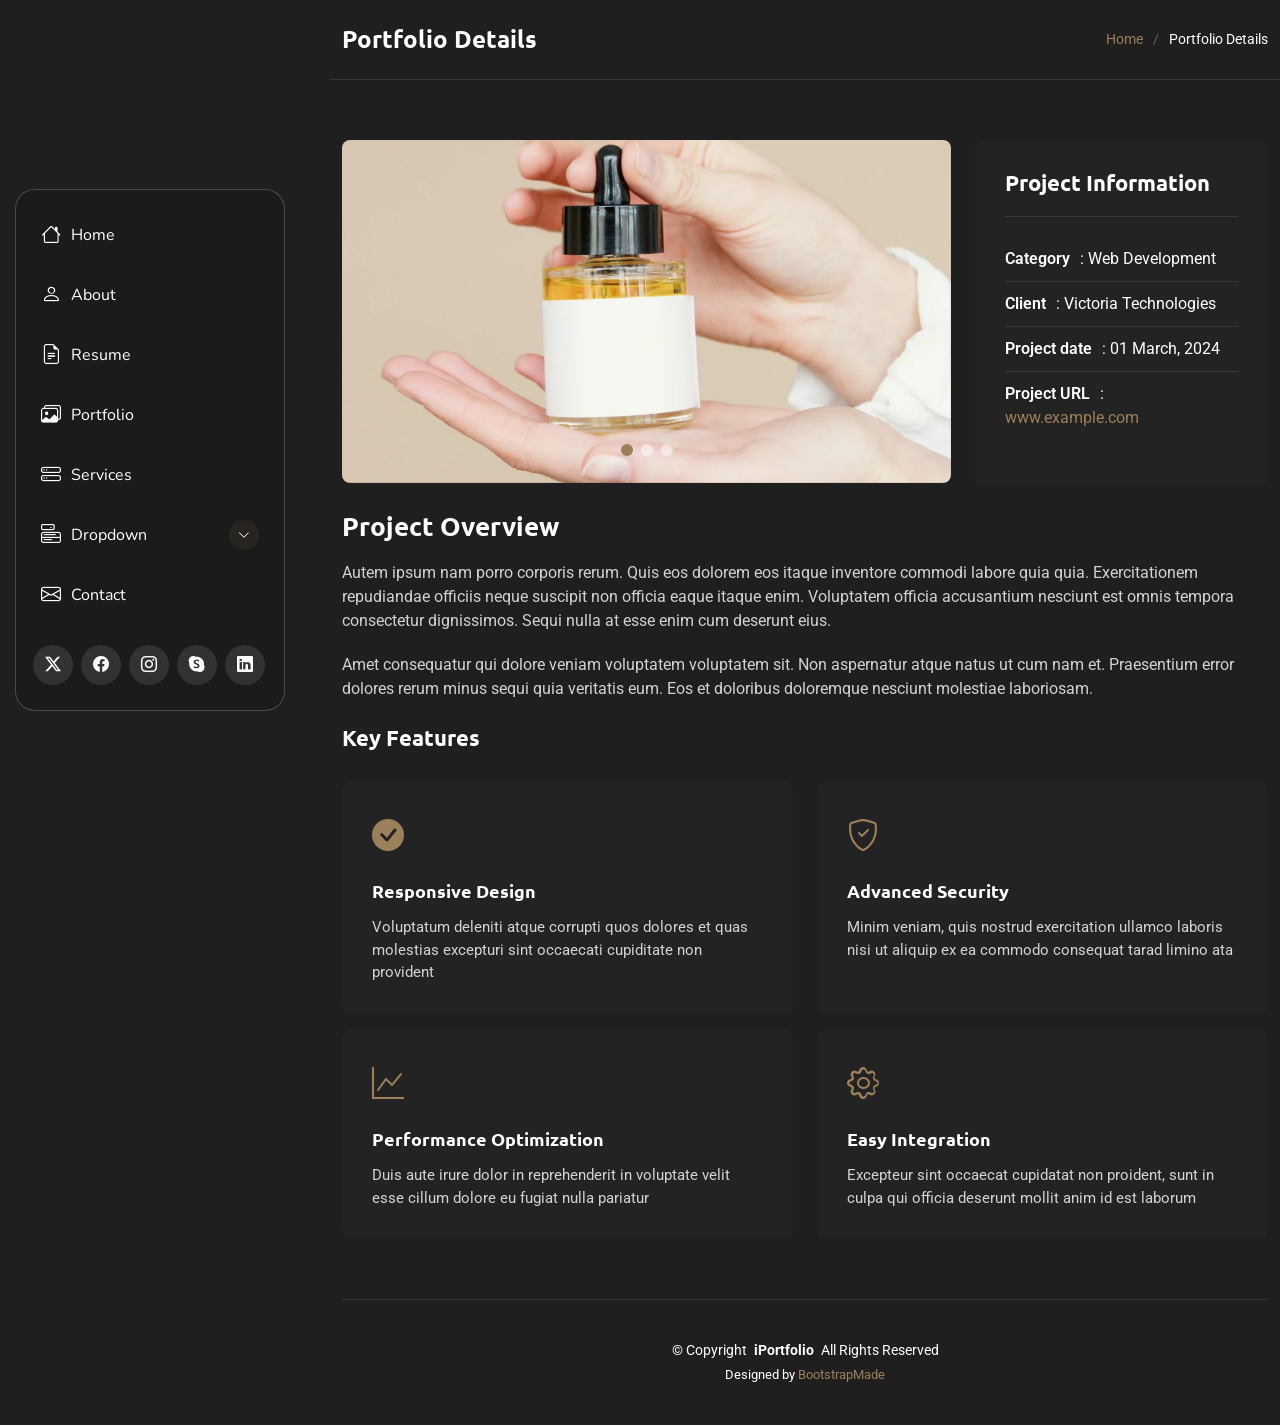
<file: portfolio-details.html>
<!DOCTYPE html>
<html lang="en">

<head>
  <meta charset="utf-8">
  <meta content="width=device-width, initial-scale=1.0" name="viewport">
  <title>Portfolio Details - SnapFolio Bootstrap Template</title>
  <meta name="description" content="">
  <meta name="keywords" content="">

  <!-- Favicons -->
  <link href="assets/img/favicon.png" rel="icon">
  <link href="assets/img/apple-touch-icon.png" rel="apple-touch-icon">

  <!-- Fonts -->
  <link href="https://fonts.googleapis.com" rel="preconnect">
  <link href="https://fonts.gstatic.com" rel="preconnect" crossorigin>
  <link href="https://fonts.googleapis.com/css2?family=Roboto:ital,wght@0,100;0,300;0,400;0,500;0,700;0,900;1,100;1,300;1,400;1,500;1,700;1,900&family=Ubuntu:ital,wght@0,300;0,400;0,500;0,700;1,300;1,400;1,500;1,700&family=Nunito:ital,wght@0,200;0,300;0,400;0,500;0,600;0,700;0,800;0,900;1,200;1,300;1,400;1,500;1,600;1,700;1,800;1,900&display=swap" rel="stylesheet">

  <!-- Vendor CSS Files -->
  <link href="assets/vendor/bootstrap/css/bootstrap.min.css" rel="stylesheet">
  <link href="assets/vendor/bootstrap-icons/bootstrap-icons.css" rel="stylesheet">
  <link href="assets/vendor/aos/aos.css" rel="stylesheet">
  <link href="assets/vendor/glightbox/css/glightbox.min.css" rel="stylesheet">
  <link href="assets/vendor/swiper/swiper-bundle.min.css" rel="stylesheet">

  <!-- Main CSS File -->
  <link href="assets/css/main.css" rel="stylesheet">

  <!-- =======================================================
  * Template Name: SnapFolio
  * Template URL: https://bootstrapmade.com/snapfolio-bootstrap-portfolio-template/
  * Updated: Jun 13 2025 with Bootstrap v5.3.6
  * Author: BootstrapMade.com
  * License: https://bootstrapmade.com/license/
  ======================================================== -->
</head>

<body class="portfolio-details-page">

  <header id="header" class="header dark-background d-flex flex-column justify-content-center">
    <i class="header-toggle d-xl-none bi bi-list"></i>

    <div class="header-container d-flex flex-column align-items-start">
      <nav id="navmenu" class="navmenu">
        <ul>
          <li><a href="#hero"><i class="bi bi-house navicon"></i>Home</a></li>
          <li><a href="#about"><i class="bi bi-person navicon"></i> About</a></li>
          <li><a href="#resume"><i class="bi bi-file-earmark-text navicon"></i> Resume</a></li>
          <li><a href="#portfolio"><i class="bi bi-images navicon"></i> Portfolio</a></li>
          <li><a href="#services"><i class="bi bi-hdd-stack navicon"></i> Services</a></li>
          <li class="dropdown"><a href="#"><i class="bi bi-menu-button navicon"></i> <span>Dropdown</span> <i class="bi bi-chevron-down toggle-dropdown"></i></a>
            <ul>
              <li><a href="#">Dropdown 1</a></li>
              <li class="dropdown"><a href="#"><span>Deep Dropdown</span> <i class="bi bi-chevron-down toggle-dropdown"></i></a>
                <ul>
                  <li><a href="#">Deep Dropdown 1</a></li>
                  <li><a href="#">Deep Dropdown 2</a></li>
                  <li><a href="#">Deep Dropdown 3</a></li>
                  <li><a href="#">Deep Dropdown 4</a></li>
                  <li><a href="#">Deep Dropdown 5</a></li>
                </ul>
              </li>
              <li><a href="#">Dropdown 2</a></li>
              <li><a href="#">Dropdown 3</a></li>
              <li><a href="#">Dropdown 4</a></li>
            </ul>
          </li>
          <li><a href="#contact"><i class="bi bi-envelope navicon"></i> Contact</a></li>
        </ul>
      </nav>

      <div class="social-links text-center">
        <a href="#" class="twitter"><i class="bi bi-twitter-x"></i></a>
        <a href="#" class="facebook"><i class="bi bi-facebook"></i></a>
        <a href="#" class="instagram"><i class="bi bi-instagram"></i></a>
        <a href="#" class="google-plus"><i class="bi bi-skype"></i></a>
        <a href="#" class="linkedin"><i class="bi bi-linkedin"></i></a>
      </div>

    </div>

  </header>

  <main class="main">

    <!-- Page Title -->
    <div class="page-title dark-background">
      <div class="container d-lg-flex justify-content-between align-items-center">
        <h1 class="mb-2 mb-lg-0">Portfolio Details</h1>
        <nav class="breadcrumbs">
          <ol>
            <li><a href="index.html">Home</a></li>
            <li class="current">Portfolio Details</li>
          </ol>
        </nav>
      </div>
    </div><!-- End Page Title -->

    <!-- Portfolio Details Section -->
    <section id="portfolio-details" class="portfolio-details section">

      <div class="container" data-aos="fade-up" data-aos-delay="100">

        <div class="row gy-4">

          <div class="col-lg-8">
            <div class="portfolio-details-slider swiper init-swiper">

              <script type="application/json" class="swiper-config">
                {
                  "loop": true,
                  "speed": 600,
                  "autoplay": {
                    "delay": 5000
                  },
                  "slidesPerView": "auto",
                  "pagination": {
                    "el": ".swiper-pagination",
                    "type": "bullets",
                    "clickable": true
                  }
                }
              </script>

              <div class="swiper-wrapper align-items-center">

                <div class="swiper-slide">
                  <img src="assets/img/portfolio/portfolio-1.webp" alt="Portfolio Image" class="img-fluid" loading="lazy">
                </div>

                <div class="swiper-slide">
                  <img src="assets/img/portfolio/portfolio-10.webp" alt="Portfolio Image" class="img-fluid" loading="lazy">
                </div>

                <div class="swiper-slide">
                  <img src="assets/img/portfolio/portfolio-7.webp" alt="Portfolio Image" class="img-fluid" loading="lazy">
                </div>

              </div>
              <div class="swiper-pagination"></div>
            </div>
          </div>

          <div class="col-lg-4">
            <div class="portfolio-info" data-aos="fade-left" data-aos-delay="200">
              <h3>Project Information</h3>
              <ul>
                <li><strong>Category</strong>: Web Development</li>
                <li><strong>Client</strong>: Victoria Technologies</li>
                <li><strong>Project date</strong>: 01 March, 2024</li>
                <li><strong>Project URL</strong>: <a href="#" target="_blank">www.example.com</a></li>
              </ul>
            </div>
          </div>

          <div class="col-lg-12">
            <div class="portfolio-description" data-aos="fade-up" data-aos-delay="300">
              <h2>Project Overview</h2>
              <p>
                Autem ipsum nam porro corporis rerum. Quis eos dolorem eos itaque inventore commodi labore quia quia. Exercitationem repudiandae officiis neque suscipit non officia eaque itaque enim. Voluptatem officia accusantium nesciunt est omnis tempora consectetur dignissimos. Sequi nulla at esse enim cum deserunt eius.
              </p>
              <p>
                Amet consequatur qui dolore veniam voluptatem voluptatem sit. Non aspernatur atque natus ut cum nam et. Praesentium error dolores rerum minus sequi quia veritatis eum. Eos et doloribus doloremque nesciunt molestiae laboriosam.
              </p>

              <div class="features mt-4">
                <h3>Key Features</h3>
                <div class="row gy-3">
                  <div class="col-md-6">
                    <div class="feature-item" data-aos="fade-up" data-aos-delay="400">
                      <i class="bi bi-check-circle-fill"></i>
                      <h4>Responsive Design</h4>
                      <p>Voluptatum deleniti atque corrupti quos dolores et quas molestias excepturi sint occaecati cupiditate non provident</p>
                    </div>
                  </div>

                  <div class="col-md-6">
                    <div class="feature-item" data-aos="fade-up" data-aos-delay="500">
                      <i class="bi bi-shield-check"></i>
                      <h4>Advanced Security</h4>
                      <p>Minim veniam, quis nostrud exercitation ullamco laboris nisi ut aliquip ex ea commodo consequat tarad limino ata</p>
                    </div>
                  </div>

                  <div class="col-md-6">
                    <div class="feature-item" data-aos="fade-up" data-aos-delay="600">
                      <i class="bi bi-graph-up"></i>
                      <h4>Performance Optimization</h4>
                      <p>Duis aute irure dolor in reprehenderit in voluptate velit esse cillum dolore eu fugiat nulla pariatur</p>
                    </div>
                  </div>

                  <div class="col-md-6">
                    <div class="feature-item" data-aos="fade-up" data-aos-delay="700">
                      <i class="bi bi-gear"></i>
                      <h4>Easy Integration</h4>
                      <p>Excepteur sint occaecat cupidatat non proident, sunt in culpa qui officia deserunt mollit anim id est laborum</p>
                    </div>
                  </div>
                </div>
              </div>
            </div>
          </div>

        </div>

      </div>

    </section><!-- /Portfolio Details Section -->

  </main>

  <footer id="footer" class="footer position-relative">

    <div class="container">
      <div class="copyright text-center ">
        <p>© <span>Copyright</span> <strong class="px-1 sitename">iPortfolio</strong> <span>All Rights Reserved</span></p>
      </div>
      <div class="credits">
        <!-- All the links in the footer should remain intact. -->
        <!-- You can delete the links only if you've purchased the pro version. -->
        <!-- Licensing information: https://bootstrapmade.com/license/ -->
        <!-- Purchase the pro version with working PHP/AJAX contact form: [buy-url] -->
        Designed by <a href="https://bootstrapmade.com/">BootstrapMade</a>
      </div>
    </div>

  </footer>

  <!-- Scroll Top -->
  <a href="#" id="scroll-top" class="scroll-top d-flex align-items-center justify-content-center"><i class="bi bi-arrow-up-short"></i></a>

  <!-- Preloader -->
  <div id="preloader"></div>

  <!-- Vendor JS Files -->
  <script src="assets/vendor/bootstrap/js/bootstrap.bundle.min.js"></script>
  <script src="assets/vendor/php-email-form/validate.js"></script>
  <script src="assets/vendor/aos/aos.js"></script>
  <script src="assets/vendor/typed.js/typed.umd.js"></script>
  <script src="assets/vendor/purecounter/purecounter_vanilla.js"></script>
  <script src="assets/vendor/waypoints/noframework.waypoints.js"></script>
  <script src="assets/vendor/isotope-layout/isotope.pkgd.min.js"></script>
  <script src="assets/vendor/imagesloaded/imagesloaded.pkgd.min.js"></script>
  <script src="assets/vendor/glightbox/js/glightbox.min.js"></script>
  <script src="assets/vendor/swiper/swiper-bundle.min.js"></script>

  <!-- Main JS File -->
  <script src="assets/js/main.js"></script>

</body>

</html>
</file>
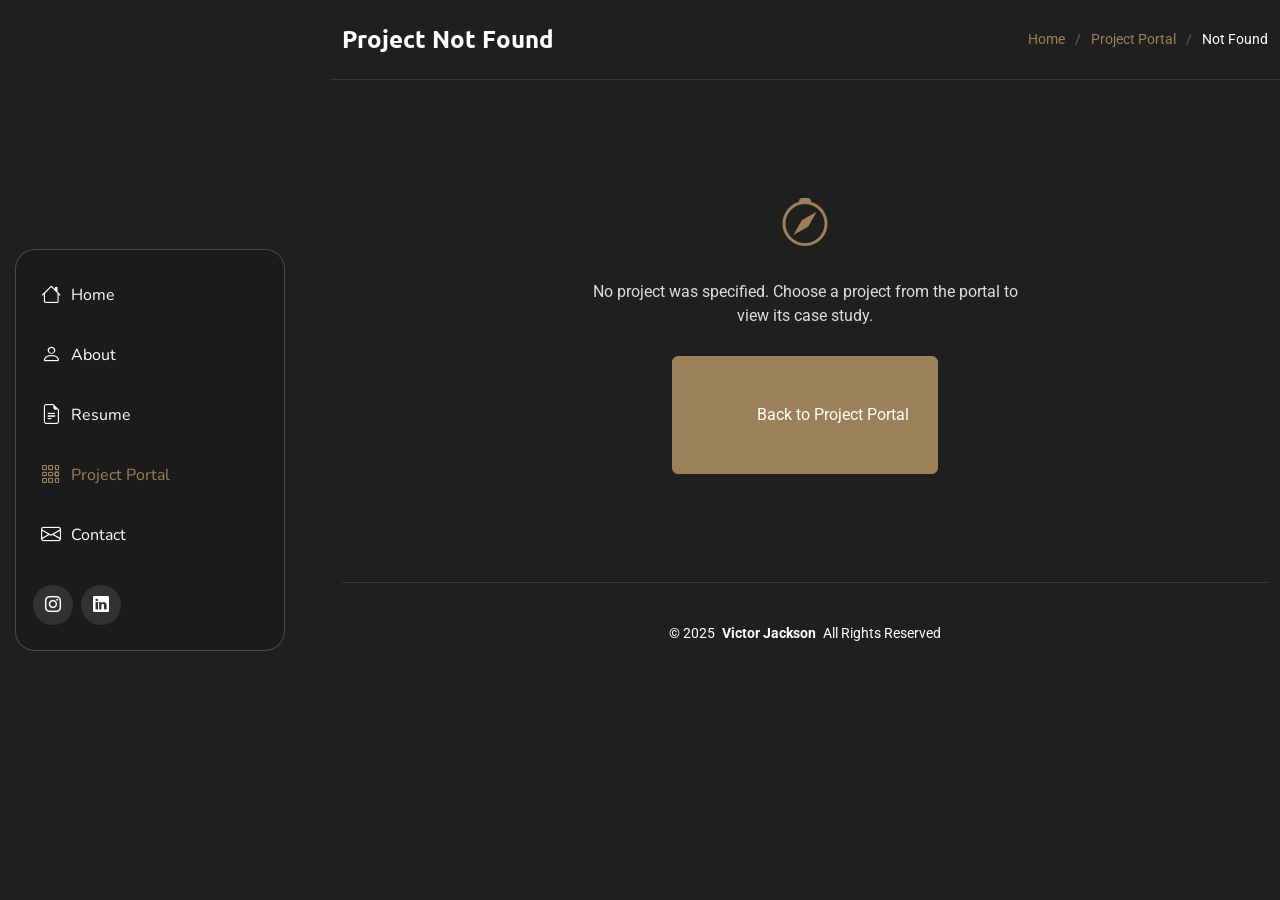
<file: project-detail.html>
<!DOCTYPE html>
<html lang="en">
  <head>
    <meta charset="utf-8" />
    <meta content="width=device-width, initial-scale=1.0" name="viewport" />
    <title>Project Details — Victor Jackson</title>
    <meta name="description" content="" />
    <meta name="keywords" content="" />

    <!-- Favicons -->
    <link href="assets/img/favicon.png" rel="icon" />
    <link href="assets/img/apple-touch-icon.png" rel="apple-touch-icon" />

    <!-- Fonts -->
    <link href="https://fonts.googleapis.com" rel="preconnect" />
    <link href="https://fonts.gstatic.com" rel="preconnect" crossorigin />
    <link
      href="https://fonts.googleapis.com/css2?family=Roboto:ital,wght@0,100;0,300;0,400;0,500;0,700;0,900;1,100;1,300;1,400;1,500;1,700;1,900&family=Ubuntu:ital,wght@0,300;0,400;0,500;0,700;1,300;1,400;1,500;1,700&family=Nunito:ital,wght@0,200;0,300;0,400;0,500;0,600;0,700;0,800;0,900;1,200;1,300;1,400;1,500;1,600;1,700;1,800;1,900&display=swap"
      rel="stylesheet"
    />

    <!-- Vendor CSS Files -->
    <link
      href="assets/vendor/bootstrap/css/bootstrap.min.css"
      rel="stylesheet"
    />
    <link
      href="assets/vendor/bootstrap-icons/bootstrap-icons.css"
      rel="stylesheet"
    />
    <link href="assets/vendor/aos/aos.css" rel="stylesheet" />
    <link
      href="assets/vendor/glightbox/css/glightbox.min.css"
      rel="stylesheet"
    />
    <link href="assets/vendor/swiper/swiper-bundle.min.css" rel="stylesheet" />

    <!-- Main CSS File -->
    <link href="assets/css/main.css" rel="stylesheet" />
  </head>

  <body class="portfolio-details-page project-detail-page">
    <header
      id="header"
      class="header dark-background d-flex flex-column justify-content-center"
    >
      <i class="header-toggle d-xl-none bi bi-list"></i>

      <div class="header-container d-flex flex-column align-items-start">
        <nav id="navmenu" class="navmenu">
          <ul>
            <li>
              <a href="index.html#hero"
                ><i class="bi bi-house navicon"></i>Home</a
              >
            </li>
            <li>
              <a href="index.html#about"
                ><i class="bi bi-person navicon"></i> About</a
              >
            </li>
            <li>
              <a href="index.html#resume"
                ><i class="bi bi-file-earmark-text navicon"></i> Resume</a
              >
            </li>
            <li>
              <a href="index.html#portfolio" class="active"
                ><i class="bi bi-grid-3x3-gap navicon"></i> Project Portal</a
              >
            </li>
            <li>
              <a href="index.html#contact"
                ><i class="bi bi-envelope navicon"></i> Contact</a
              >
            </li>
          </ul>
        </nav>

        <div class="social-links text-center">
          <a
            href="https://www.instagram.com/muslimgraffiti/?hl=en"
            class="instagram"
            ><i class="bi bi-instagram"></i
          ></a>
          <a href="https://www.linkedin.com/in/victordjackson/" class="linkedin"
            ><i class="bi bi-linkedin"></i
          ></a>
        </div>
      </div>
    </header>

    <main class="main">
      <div
        id="project-load-error"
        class="project-load-error section d-none"
        role="alert"
      ></div>

      <!-- Not Found State -->
      <div id="project-not-found" class="project-not-found d-none">
        <div class="page-title dark-background">
          <div class="container d-lg-flex justify-content-between align-items-center">
            <h1 class="mb-2 mb-lg-0">Project Not Found</h1>
            <nav class="breadcrumbs">
              <ol>
                <li><a href="index.html">Home</a></li>
                <li><a href="index.html#portfolio">Project Portal</a></li>
                <li class="current">Not Found</li>
              </ol>
            </nav>
          </div>
        </div>

        <section class="section">
          <div class="container text-center" data-aos="fade-up">
            <div class="project-not-found-body">
              <i class="bi bi-compass"></i>
              <p id="not-found-message">
                We couldn't find that project.
              </p>
              <a href="index.html#portfolio" class="btn btn-primary project-detail-cta">
                <i class="bi bi-arrow-left me-2"></i>Back to Project Portal
              </a>
            </div>
          </div>
        </section>
      </div>

      <!-- Project Content (populated by project-detail.js) -->
      <div id="project-content">
        <div class="page-title dark-background">
          <div class="container d-lg-flex justify-content-between align-items-center">
            <h1 class="mb-2 mb-lg-0" id="page-title-heading">Project</h1>
            <nav class="breadcrumbs">
              <ol>
                <li><a href="index.html">Home</a></li>
                <li><a href="index.html#portfolio">Project Portal</a></li>
                <li class="current" id="breadcrumb-project">Project</li>
              </ol>
            </nav>
          </div>
        </div>

        <section id="portfolio-details" class="portfolio-details section">
          <div class="container" data-aos="fade-up" data-aos-delay="100">
            <div class="row gy-4">
              <div class="col-lg-8">
                <div class="portfolio-details-slider swiper init-swiper">
                  <script type="application/json" class="swiper-config">
                    {
                      "loop": true,
                      "speed": 600,
                      "autoplay": {
                        "delay": 5000
                      },
                      "slidesPerView": "auto",
                      "pagination": {
                        "el": ".swiper-pagination",
                        "type": "bullets",
                        "clickable": true
                      }
                    }
                  </script>
                  <div
                    class="swiper-wrapper align-items-center"
                    id="project-gallery-slides"
                  ></div>
                  <div class="swiper-pagination"></div>
                </div>
              </div>

              <div class="col-lg-4">
                <div
                  class="portfolio-info project-info-card"
                  id="project-info-sidebar"
                  data-aos="fade-left"
                  data-aos-delay="200"
                ></div>
              </div>

              <div class="col-lg-12">
                <div
                  class="portfolio-description project-detail-body"
                  data-aos="fade-up"
                  data-aos-delay="300"
                >
                  <p class="project-detail-tagline" id="project-tagline"></p>

                  <div class="project-detail-section" id="project-overview">
                    <h2>Project Overview</h2>
                    <p id="project-overview-text"></p>
                  </div>

                  <div
                    class="project-narrative"
                    id="project-narrative-sections"
                  ></div>

                  <div
                    class="project-detail-section project-architecture-section d-none"
                    id="project-architecture-section"
                  >
                    <h3>
                      <i class="bi bi-diagram-3 me-2"></i>Architecture
                    </h3>
                    <div id="project-architecture-content"></div>
                  </div>

                  <div
                    class="project-detail-section project-contributions-section d-none"
                    id="project-contributions-section"
                  >
                    <h3 id="project-contributions-heading">
                      <i class="bi bi-kanban me-2"></i>My Contributions
                    </h3>
                    <div id="project-contributions-content"></div>
                  </div>

                  <div class="project-detail-section project-tech-section">
                    <h3><i class="bi bi-stack me-2"></i>Tech Stack</h3>
                    <div class="project-tech-tags" id="project-tech-stack"></div>
                  </div>

                  <div class="features mt-4">
                    <h3>Key Features</h3>
                    <div class="row gy-3" id="project-features-grid"></div>
                  </div>

                  <div class="project-detail-section project-outcomes-section">
                    <h3 id="project-outcomes-heading">
                      <i class="bi bi-graph-up-arrow me-2"></i>Outcomes &amp;
                      Impact
                    </h3>
                    <div id="project-outcomes-content"></div>
                  </div>

                  <div
                    class="project-detail-section project-improvements-section"
                    id="project-next-steps-section"
                  >
                    <h3>
                      <i class="bi bi-arrow-repeat me-2"></i>Next Steps
                    </h3>
                    <div id="project-next-steps-content"></div>
                  </div>

                  <div class="project-detail-cta-wrap text-center">
                    <a
                      href="index.html#portfolio"
                      class="btn btn-primary project-detail-cta"
                    >
                      <i class="bi bi-arrow-left me-2"></i>Back to Project
                      Portal
                    </a>
                  </div>
                </div>
              </div>
            </div>
          </div>
        </section>
      </div>
    </main>

    <footer id="footer" class="footer position-relative">
      <div class="container">
        <div class="copyright text-center">
          <p>
            © <span>2025</span> <strong class="px-1">Victor Jackson</strong>
            <span>All Rights Reserved</span>
          </p>
        </div>
      </div>
    </footer>

    <a
      href="#"
      id="scroll-top"
      class="scroll-top d-flex align-items-center justify-content-center"
      ><i class="bi bi-arrow-up-short"></i
    ></a>

    <div id="preloader"></div>

    <!-- Vendor JS Files -->
    <script src="assets/vendor/bootstrap/js/bootstrap.bundle.min.js"></script>
    <script src="assets/vendor/php-email-form/validate.js"></script>
    <script src="assets/vendor/aos/aos.js"></script>
    <script src="assets/vendor/typed.js/typed.umd.js"></script>
    <script src="assets/vendor/purecounter/purecounter_vanilla.js"></script>
    <script src="assets/vendor/waypoints/noframework.waypoints.js"></script>
    <script src="assets/vendor/isotope-layout/isotope.pkgd.min.js"></script>
    <script src="assets/vendor/imagesloaded/imagesloaded.pkgd.min.js"></script>
    <script src="assets/vendor/glightbox/js/glightbox.min.js"></script>
    <script src="assets/vendor/swiper/swiper-bundle.min.js"></script>

    <!-- Main JS File -->
    <script src="assets/js/main.js"></script>

    <!-- Project data + renderer (after DOM and Swiper are available) -->
    <script src="assets/js/projects-data.js"></script>
    <script src="assets/js/project-detail.js"></script>
    <noscript>
      <div class="container section">
        <p>
          JavaScript is required to view project details.
          <a href="index.html#portfolio">Return to the Project Portal</a>.
        </p>
      </div>
    </noscript>
  </body>
</html>
</file>
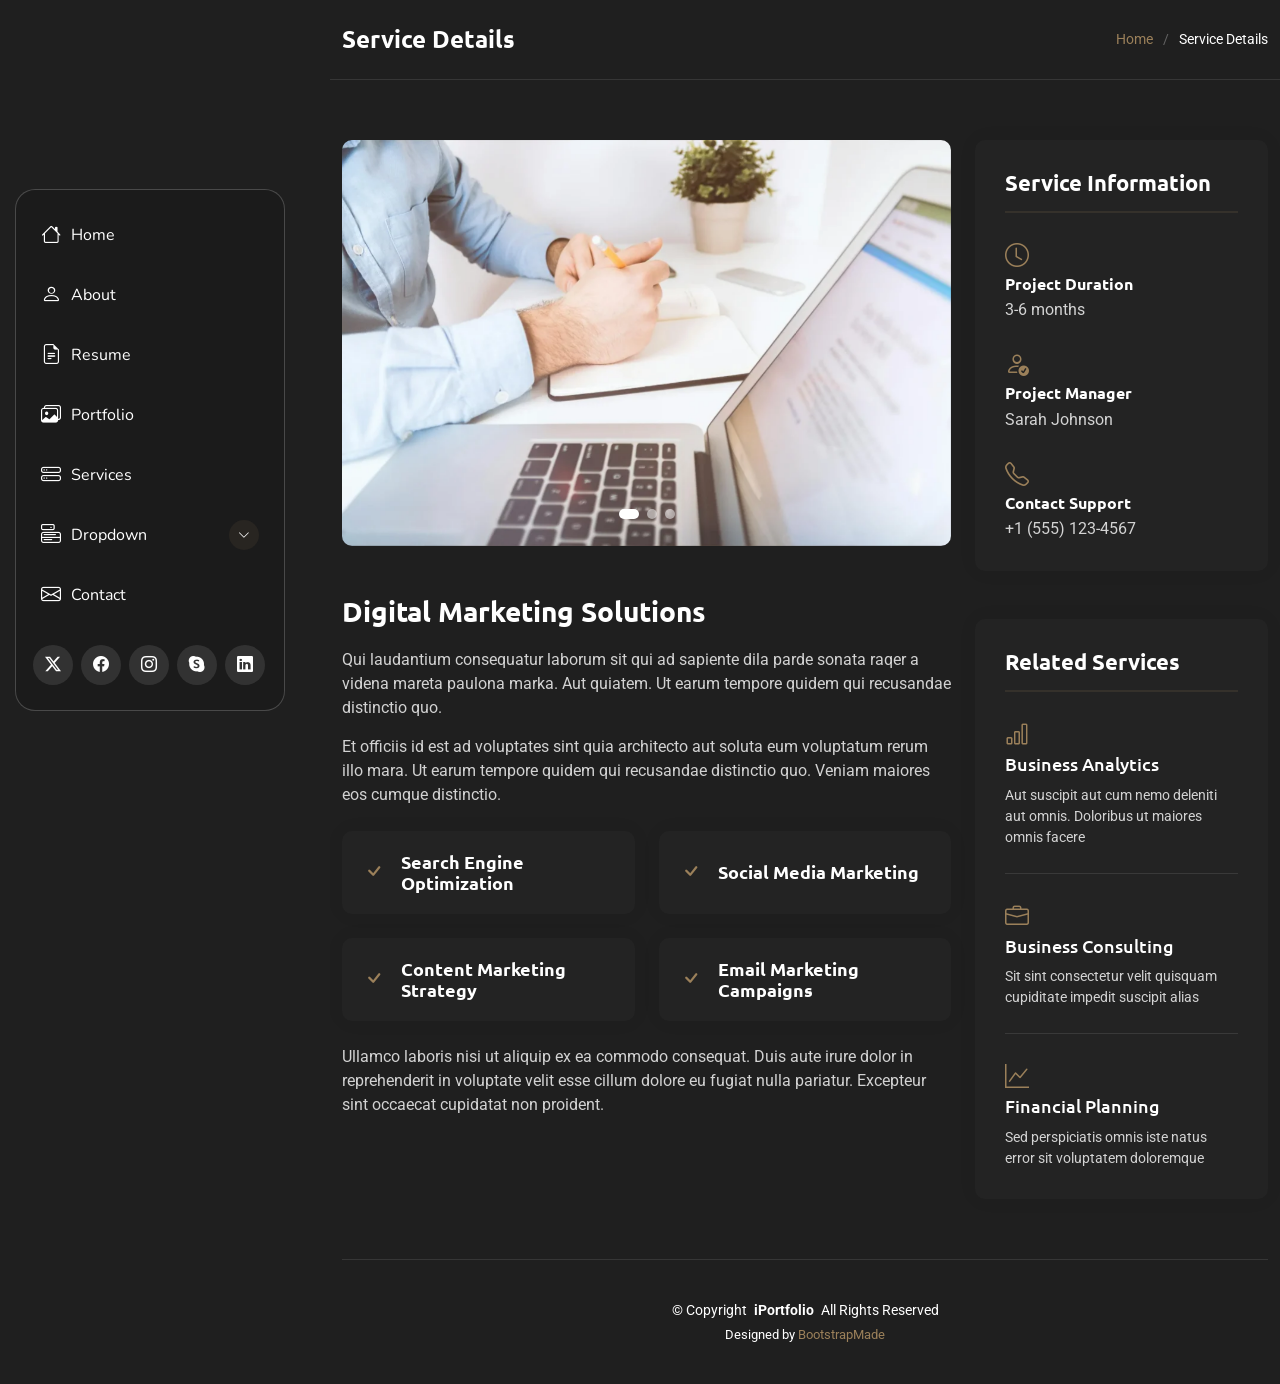
<file: service-details.html>
<!DOCTYPE html>
<html lang="en">

<head>
  <meta charset="utf-8">
  <meta content="width=device-width, initial-scale=1.0" name="viewport">
  <title>Service Details - SnapFolio Bootstrap Template</title>
  <meta name="description" content="">
  <meta name="keywords" content="">

  <!-- Favicons -->
  <link href="assets/img/favicon.png" rel="icon">
  <link href="assets/img/apple-touch-icon.png" rel="apple-touch-icon">

  <!-- Fonts -->
  <link href="https://fonts.googleapis.com" rel="preconnect">
  <link href="https://fonts.gstatic.com" rel="preconnect" crossorigin>
  <link href="https://fonts.googleapis.com/css2?family=Roboto:ital,wght@0,100;0,300;0,400;0,500;0,700;0,900;1,100;1,300;1,400;1,500;1,700;1,900&family=Ubuntu:ital,wght@0,300;0,400;0,500;0,700;1,300;1,400;1,500;1,700&family=Nunito:ital,wght@0,200;0,300;0,400;0,500;0,600;0,700;0,800;0,900;1,200;1,300;1,400;1,500;1,600;1,700;1,800;1,900&display=swap" rel="stylesheet">

  <!-- Vendor CSS Files -->
  <link href="assets/vendor/bootstrap/css/bootstrap.min.css" rel="stylesheet">
  <link href="assets/vendor/bootstrap-icons/bootstrap-icons.css" rel="stylesheet">
  <link href="assets/vendor/aos/aos.css" rel="stylesheet">
  <link href="assets/vendor/glightbox/css/glightbox.min.css" rel="stylesheet">
  <link href="assets/vendor/swiper/swiper-bundle.min.css" rel="stylesheet">

  <!-- Main CSS File -->
  <link href="assets/css/main.css" rel="stylesheet">

  <!-- =======================================================
  * Template Name: SnapFolio
  * Template URL: https://bootstrapmade.com/snapfolio-bootstrap-portfolio-template/
  * Updated: Jun 13 2025 with Bootstrap v5.3.6
  * Author: BootstrapMade.com
  * License: https://bootstrapmade.com/license/
  ======================================================== -->
</head>

<body class="service-details-page">

  <header id="header" class="header dark-background d-flex flex-column justify-content-center">
    <i class="header-toggle d-xl-none bi bi-list"></i>

    <div class="header-container d-flex flex-column align-items-start">
      <nav id="navmenu" class="navmenu">
        <ul>
          <li><a href="#hero"><i class="bi bi-house navicon"></i>Home</a></li>
          <li><a href="#about"><i class="bi bi-person navicon"></i> About</a></li>
          <li><a href="#resume"><i class="bi bi-file-earmark-text navicon"></i> Resume</a></li>
          <li><a href="#portfolio"><i class="bi bi-images navicon"></i> Portfolio</a></li>
          <li><a href="#services"><i class="bi bi-hdd-stack navicon"></i> Services</a></li>
          <li class="dropdown"><a href="#"><i class="bi bi-menu-button navicon"></i> <span>Dropdown</span> <i class="bi bi-chevron-down toggle-dropdown"></i></a>
            <ul>
              <li><a href="#">Dropdown 1</a></li>
              <li class="dropdown"><a href="#"><span>Deep Dropdown</span> <i class="bi bi-chevron-down toggle-dropdown"></i></a>
                <ul>
                  <li><a href="#">Deep Dropdown 1</a></li>
                  <li><a href="#">Deep Dropdown 2</a></li>
                  <li><a href="#">Deep Dropdown 3</a></li>
                  <li><a href="#">Deep Dropdown 4</a></li>
                  <li><a href="#">Deep Dropdown 5</a></li>
                </ul>
              </li>
              <li><a href="#">Dropdown 2</a></li>
              <li><a href="#">Dropdown 3</a></li>
              <li><a href="#">Dropdown 4</a></li>
            </ul>
          </li>
          <li><a href="#contact"><i class="bi bi-envelope navicon"></i> Contact</a></li>
        </ul>
      </nav>

      <div class="social-links text-center">
        <a href="#" class="twitter"><i class="bi bi-twitter-x"></i></a>
        <a href="#" class="facebook"><i class="bi bi-facebook"></i></a>
        <a href="#" class="instagram"><i class="bi bi-instagram"></i></a>
        <a href="#" class="google-plus"><i class="bi bi-skype"></i></a>
        <a href="#" class="linkedin"><i class="bi bi-linkedin"></i></a>
      </div>

    </div>

  </header>

  <main class="main">

    <!-- Page Title -->
    <div class="page-title dark-background">
      <div class="container d-lg-flex justify-content-between align-items-center">
        <h1 class="mb-2 mb-lg-0">Service Details</h1>
        <nav class="breadcrumbs">
          <ol>
            <li><a href="index.html">Home</a></li>
            <li class="current">Service Details</li>
          </ol>
        </nav>
      </div>
    </div><!-- End Page Title -->

    <!-- Service Details Section -->
    <section id="service-details" class="service-details section">

      <div class="container" data-aos="fade-up" data-aos-delay="100">

        <div class="row gy-4">

          <div class="col-lg-8">
            <div class="service-details-slider swiper init-swiper">
              <script type="application/json" class="swiper-config">
                {
                  "loop": true,
                  "speed": 600,
                  "autoplay": {
                    "delay": 5000
                  },
                  "slidesPerView": 1,
                  "pagination": {
                    "el": ".swiper-pagination",
                    "type": "bullets",
                    "clickable": true
                  }
                }
              </script>
              <div class="swiper-wrapper align-items-center">
                <div class="swiper-slide">
                  <img src="assets/img/services/services-1.webp" alt="" class="img-fluid" loading="lazy">
                </div>
                <div class="swiper-slide">
                  <img src="assets/img/services/services-2.webp" alt="" class="img-fluid" loading="lazy">
                </div>
                <div class="swiper-slide">
                  <img src="assets/img/services/services-3.webp" alt="" class="img-fluid" loading="lazy">
                </div>
              </div>
              <div class="swiper-pagination"></div>
            </div>

            <div class="content mt-5">
              <h3>Digital Marketing Solutions</h3>
              <p>
                Qui laudantium consequatur laborum sit qui ad sapiente dila parde sonata raqer a videna mareta paulona marka. Aut quiatem. Ut earum tempore quidem qui recusandae distinctio quo.
              </p>
              <p>
                Et officiis id est ad voluptates sint quia architecto aut soluta eum voluptatum rerum illo mara. Ut earum tempore quidem qui recusandae distinctio quo. Veniam maiores eos cumque distinctio.
              </p>

              <div class="features mt-4">
                <div class="row gy-4">
                  <div class="col-md-6" data-aos="fade-up" data-aos-delay="100">
                    <div class="feature-box d-flex align-items-center">
                      <i class="bi bi-check"></i>
                      <h4>Search Engine Optimization</h4>
                    </div>
                  </div>
                  <div class="col-md-6" data-aos="fade-up" data-aos-delay="200">
                    <div class="feature-box d-flex align-items-center">
                      <i class="bi bi-check"></i>
                      <h4>Social Media Marketing</h4>
                    </div>
                  </div>
                  <div class="col-md-6" data-aos="fade-up" data-aos-delay="300">
                    <div class="feature-box d-flex align-items-center">
                      <i class="bi bi-check"></i>
                      <h4>Content Marketing Strategy</h4>
                    </div>
                  </div>
                  <div class="col-md-6" data-aos="fade-up" data-aos-delay="400">
                    <div class="feature-box d-flex align-items-center">
                      <i class="bi bi-check"></i>
                      <h4>Email Marketing Campaigns</h4>
                    </div>
                  </div>
                </div>
              </div>

              <p class="mt-4">
                Ullamco laboris nisi ut aliquip ex ea commodo consequat. Duis aute irure dolor in reprehenderit in voluptate velit esse cillum dolore eu fugiat nulla pariatur. Excepteur sint occaecat cupidatat non proident.
              </p>
            </div>
          </div>

          <div class="col-lg-4">
            <div class="service-info">
              <h4>Service Information</h4>
              <div class="info-item">
                <i class="bi bi-clock"></i>
                <h5>Project Duration</h5>
                <p>3-6 months</p>
              </div>
              <div class="info-item">
                <i class="bi bi-person-check"></i>
                <h5>Project Manager</h5>
                <p>Sarah Johnson</p>
              </div>
              <div class="info-item">
                <i class="bi bi-telephone"></i>
                <h5>Contact Support</h5>
                <p>+1 (555) 123-4567</p>
              </div>
            </div>

            <div class="related-services mt-5">
              <h4>Related Services</h4>
              <div class="service-item">
                <i class="bi bi-bar-chart"></i>
                <h5><a href="#">Business Analytics</a></h5>
                <p>Aut suscipit aut cum nemo deleniti aut omnis. Doloribus ut maiores omnis facere</p>
              </div>
              <div class="service-item">
                <i class="bi bi-briefcase"></i>
                <h5><a href="#">Business Consulting</a></h5>
                <p>Sit sint consectetur velit quisquam cupiditate impedit suscipit alias</p>
              </div>
              <div class="service-item">
                <i class="bi bi-graph-up"></i>
                <h5><a href="#">Financial Planning</a></h5>
                <p>Sed perspiciatis omnis iste natus error sit voluptatem doloremque</p>
              </div>
            </div>
          </div>

        </div>

      </div>

    </section><!-- /Service Details Section -->

  </main>

  <footer id="footer" class="footer position-relative">

    <div class="container">
      <div class="copyright text-center ">
        <p>© <span>Copyright</span> <strong class="px-1 sitename">iPortfolio</strong> <span>All Rights Reserved</span></p>
      </div>
      <div class="credits">
        <!-- All the links in the footer should remain intact. -->
        <!-- You can delete the links only if you've purchased the pro version. -->
        <!-- Licensing information: https://bootstrapmade.com/license/ -->
        <!-- Purchase the pro version with working PHP/AJAX contact form: [buy-url] -->
        Designed by <a href="https://bootstrapmade.com/">BootstrapMade</a>
      </div>
    </div>

  </footer>

  <!-- Scroll Top -->
  <a href="#" id="scroll-top" class="scroll-top d-flex align-items-center justify-content-center"><i class="bi bi-arrow-up-short"></i></a>

  <!-- Preloader -->
  <div id="preloader"></div>

  <!-- Vendor JS Files -->
  <script src="assets/vendor/bootstrap/js/bootstrap.bundle.min.js"></script>
  <script src="assets/vendor/php-email-form/validate.js"></script>
  <script src="assets/vendor/aos/aos.js"></script>
  <script src="assets/vendor/typed.js/typed.umd.js"></script>
  <script src="assets/vendor/purecounter/purecounter_vanilla.js"></script>
  <script src="assets/vendor/waypoints/noframework.waypoints.js"></script>
  <script src="assets/vendor/isotope-layout/isotope.pkgd.min.js"></script>
  <script src="assets/vendor/imagesloaded/imagesloaded.pkgd.min.js"></script>
  <script src="assets/vendor/glightbox/js/glightbox.min.js"></script>
  <script src="assets/vendor/swiper/swiper-bundle.min.js"></script>

  <!-- Main JS File -->
  <script src="assets/js/main.js"></script>

</body>

</html>
</file>
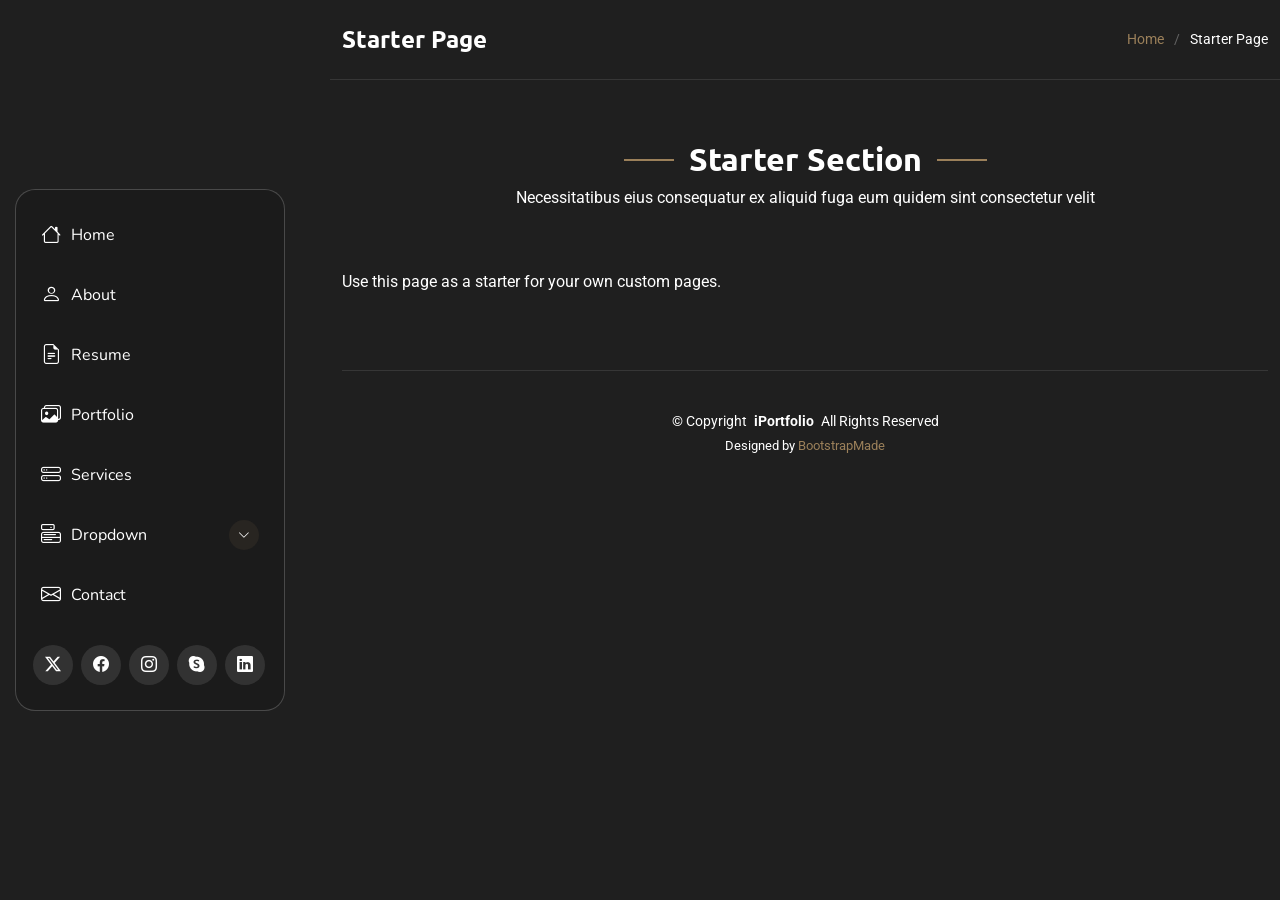
<file: starter-page.html>
<!DOCTYPE html>
<html lang="en">

<head>
  <meta charset="utf-8">
  <meta content="width=device-width, initial-scale=1.0" name="viewport">
  <title>Starter Page - SnapFolio Bootstrap Template</title>
  <meta name="description" content="">
  <meta name="keywords" content="">

  <!-- Favicons -->
  <link href="assets/img/favicon.png" rel="icon">
  <link href="assets/img/apple-touch-icon.png" rel="apple-touch-icon">

  <!-- Fonts -->
  <link href="https://fonts.googleapis.com" rel="preconnect">
  <link href="https://fonts.gstatic.com" rel="preconnect" crossorigin>
  <link href="https://fonts.googleapis.com/css2?family=Roboto:ital,wght@0,100;0,300;0,400;0,500;0,700;0,900;1,100;1,300;1,400;1,500;1,700;1,900&family=Ubuntu:ital,wght@0,300;0,400;0,500;0,700;1,300;1,400;1,500;1,700&family=Nunito:ital,wght@0,200;0,300;0,400;0,500;0,600;0,700;0,800;0,900;1,200;1,300;1,400;1,500;1,600;1,700;1,800;1,900&display=swap" rel="stylesheet">

  <!-- Vendor CSS Files -->
  <link href="assets/vendor/bootstrap/css/bootstrap.min.css" rel="stylesheet">
  <link href="assets/vendor/bootstrap-icons/bootstrap-icons.css" rel="stylesheet">
  <link href="assets/vendor/aos/aos.css" rel="stylesheet">
  <link href="assets/vendor/glightbox/css/glightbox.min.css" rel="stylesheet">
  <link href="assets/vendor/swiper/swiper-bundle.min.css" rel="stylesheet">

  <!-- Main CSS File -->
  <link href="assets/css/main.css" rel="stylesheet">

  <!-- =======================================================
  * Template Name: SnapFolio
  * Template URL: https://bootstrapmade.com/snapfolio-bootstrap-portfolio-template/
  * Updated: Jun 13 2025 with Bootstrap v5.3.6
  * Author: BootstrapMade.com
  * License: https://bootstrapmade.com/license/
  ======================================================== -->
</head>

<body class="starter-page-page">

  <header id="header" class="header dark-background d-flex flex-column justify-content-center">
    <i class="header-toggle d-xl-none bi bi-list"></i>

    <div class="header-container d-flex flex-column align-items-start">
      <nav id="navmenu" class="navmenu">
        <ul>
          <li><a href="#hero"><i class="bi bi-house navicon"></i>Home</a></li>
          <li><a href="#about"><i class="bi bi-person navicon"></i> About</a></li>
          <li><a href="#resume"><i class="bi bi-file-earmark-text navicon"></i> Resume</a></li>
          <li><a href="#portfolio"><i class="bi bi-images navicon"></i> Portfolio</a></li>
          <li><a href="#services"><i class="bi bi-hdd-stack navicon"></i> Services</a></li>
          <li class="dropdown"><a href="#"><i class="bi bi-menu-button navicon"></i> <span>Dropdown</span> <i class="bi bi-chevron-down toggle-dropdown"></i></a>
            <ul>
              <li><a href="#">Dropdown 1</a></li>
              <li class="dropdown"><a href="#"><span>Deep Dropdown</span> <i class="bi bi-chevron-down toggle-dropdown"></i></a>
                <ul>
                  <li><a href="#">Deep Dropdown 1</a></li>
                  <li><a href="#">Deep Dropdown 2</a></li>
                  <li><a href="#">Deep Dropdown 3</a></li>
                  <li><a href="#">Deep Dropdown 4</a></li>
                  <li><a href="#">Deep Dropdown 5</a></li>
                </ul>
              </li>
              <li><a href="#">Dropdown 2</a></li>
              <li><a href="#">Dropdown 3</a></li>
              <li><a href="#">Dropdown 4</a></li>
            </ul>
          </li>
          <li><a href="#contact"><i class="bi bi-envelope navicon"></i> Contact</a></li>
        </ul>
      </nav>

      <div class="social-links text-center">
        <a href="#" class="twitter"><i class="bi bi-twitter-x"></i></a>
        <a href="#" class="facebook"><i class="bi bi-facebook"></i></a>
        <a href="#" class="instagram"><i class="bi bi-instagram"></i></a>
        <a href="#" class="google-plus"><i class="bi bi-skype"></i></a>
        <a href="#" class="linkedin"><i class="bi bi-linkedin"></i></a>
      </div>

    </div>

  </header>

  <main class="main">

    <!-- Page Title -->
    <div class="page-title dark-background">
      <div class="container d-lg-flex justify-content-between align-items-center">
        <h1 class="mb-2 mb-lg-0">Starter Page</h1>
        <nav class="breadcrumbs">
          <ol>
            <li><a href="index.html">Home</a></li>
            <li class="current">Starter Page</li>
          </ol>
        </nav>
      </div>
    </div><!-- End Page Title -->

    <!-- Starter Section Section -->
    <section id="starter-section" class="starter-section section">

      <!-- Section Title -->
      <div class="container section-title" data-aos="fade-up">
        <h2>Starter Section</h2>
        <p>Necessitatibus eius consequatur ex aliquid fuga eum quidem sint consectetur velit</p>
      </div><!-- End Section Title -->

      <div class="container" data-aos="fade-up">
        <p>Use this page as a starter for your own custom pages.</p>
      </div>

    </section><!-- /Starter Section Section -->

  </main>

  <footer id="footer" class="footer position-relative">

    <div class="container">
      <div class="copyright text-center ">
        <p>© <span>Copyright</span> <strong class="px-1 sitename">iPortfolio</strong> <span>All Rights Reserved</span></p>
      </div>
      <div class="credits">
        <!-- All the links in the footer should remain intact. -->
        <!-- You can delete the links only if you've purchased the pro version. -->
        <!-- Licensing information: https://bootstrapmade.com/license/ -->
        <!-- Purchase the pro version with working PHP/AJAX contact form: [buy-url] -->
        Designed by <a href="https://bootstrapmade.com/">BootstrapMade</a>
      </div>
    </div>

  </footer>

  <!-- Scroll Top -->
  <a href="#" id="scroll-top" class="scroll-top d-flex align-items-center justify-content-center"><i class="bi bi-arrow-up-short"></i></a>

  <!-- Preloader -->
  <div id="preloader"></div>

  <!-- Vendor JS Files -->
  <script src="assets/vendor/bootstrap/js/bootstrap.bundle.min.js"></script>
  <script src="assets/vendor/php-email-form/validate.js"></script>
  <script src="assets/vendor/aos/aos.js"></script>
  <script src="assets/vendor/typed.js/typed.umd.js"></script>
  <script src="assets/vendor/purecounter/purecounter_vanilla.js"></script>
  <script src="assets/vendor/waypoints/noframework.waypoints.js"></script>
  <script src="assets/vendor/isotope-layout/isotope.pkgd.min.js"></script>
  <script src="assets/vendor/imagesloaded/imagesloaded.pkgd.min.js"></script>
  <script src="assets/vendor/glightbox/js/glightbox.min.js"></script>
  <script src="assets/vendor/swiper/swiper-bundle.min.js"></script>

  <!-- Main JS File -->
  <script src="assets/js/main.js"></script>

</body>

</html>
</file>
<file: assets/css/main.css>
/**
* Victor Jackson Portfolio — Main Styles
* Updated: Jun 2025
*/

/*--------------------------------------------------------------
# Font & Color Variables
--------------------------------------------------------------*/
/* Fonts */
:root {
  --default-font: "Roboto",  system-ui, -apple-system, "Segoe UI", Roboto, "Helvetica Neue", Arial, "Noto Sans", "Liberation Sans", sans-serif, "Apple Color Emoji", "Segoe UI Emoji", "Segoe UI Symbol", "Noto Color Emoji";
  --heading-font: "Ubuntu",  sans-serif;
  --nav-font: "Nunito",  sans-serif;
}

/* Global Colors - The following color variables are used throughout the website. Updating them here will change the color scheme of the entire website */
:root { 
  --background-color: #1f1f1f; /* Background color for the entire website, including individual sections */
  --default-color: #ffffff; /* Default color used for the majority of the text content across the entire website */
  --heading-color: #ffffff; /* Color for headings, subheadings and title throughout the website */
  --accent-color: #9b805a; /* Accent color that represents your brand on the website. It's used for buttons, links, and other elements that need to stand out */
  --surface-color: #232323; /* The surface color is used as a background of boxed elements within sections, such as cards, icon boxes, or other elements that require a visual separation from the global background. */
  --contrast-color: #ffffff; /* Contrast color for text, ensuring readability against backgrounds of accent, heading, or default colors. */
}

/* Nav Menu Colors - The following color variables are used specifically for the navigation menu. They are separate from the global colors to allow for more customization options */
:root {
  --nav-color: #ffffff;  /* The default color of the main navmenu links */
  --nav-hover-color: #9b805a; /* Applied to main navmenu links when they are hovered over or active */
  --nav-mobile-background-color: #393939; /* Used as the background color for mobile navigation menu */
  --nav-dropdown-background-color: #393939; /* Used as the background color for dropdown items that appear when hovering over primary navigation items */
  --nav-dropdown-color: #ffffff; /* Used for navigation links of the dropdown items in the navigation menu. */
  --nav-dropdown-hover-color: #9b805a; /* Similar to --nav-hover-color, this color is applied to dropdown navigation links when they are hovered over. */
}

/* Color Presets - These classes override global colors when applied to any section or element, providing reuse of the sam color scheme. */

.light-background {
  --background-color: #2c2c2c;
  --surface-color: #323232;
}

.dark-background {
  --background-color: #040b14;
  --default-color: #ffffff;
  --heading-color: #ffffff;
  --surface-color: #151f2b;
  --contrast-color: #ffffff;
}

/* Smooth scroll */
:root {
  scroll-behavior: smooth;
}

/*--------------------------------------------------------------
# General Styling & Shared Classes
--------------------------------------------------------------*/
body {
  color: var(--default-color);
  background-color: var(--background-color);
  font-family: var(--default-font);
}

a {
  color: var(--accent-color);
  text-decoration: none;
  transition: 0.3s;
}

a:hover {
  color: color-mix(in srgb, var(--accent-color), transparent 25%);
  text-decoration: none;
}

h1,
h2,
h3,
h4,
h5,
h6 {
  color: var(--heading-color);
  font-family: var(--heading-font);
}

/* PHP Email Form Messages
------------------------------*/
.php-email-form .error-message {
  display: none;
  background: #df1529;
  color: #ffffff;
  text-align: left;
  padding: 15px;
  margin-bottom: 24px;
  font-weight: 600;
}

.php-email-form .sent-message {
  display: none;
  color: #ffffff;
  background: #059652;
  text-align: center;
  padding: 15px;
  margin-bottom: 24px;
  font-weight: 600;
}

.php-email-form .loading {
  display: none;
  background: var(--surface-color);
  text-align: center;
  padding: 15px;
  margin-bottom: 24px;
}

.php-email-form .loading:before {
  content: "";
  display: inline-block;
  border-radius: 50%;
  width: 24px;
  height: 24px;
  margin: 0 10px -6px 0;
  border: 3px solid var(--accent-color);
  border-top-color: var(--surface-color);
  animation: php-email-form-loading 1s linear infinite;
}

@keyframes php-email-form-loading {
  0% {
    transform: rotate(0deg);
  }

  100% {
    transform: rotate(360deg);
  }
}

/*--------------------------------------------------------------
# Global Header
--------------------------------------------------------------*/
.header {
  --background-color: #1b1b1b;
  color: var(--default-color);
  position: fixed;
  top: 0;
  left: 0;
  bottom: 0;
  padding: 0 15px;
  width: 300px;
  transition: all ease-in-out 0.3s;
  overflow-y: auto;
  z-index: 997;
}

.header .header-container {
  border-radius: 20px;
  padding: 15px;
  background-color: var(--background-color);
  border: 1px solid color-mix(in srgb, var(--default-color), transparent 80%);
}

.header .social-links {
  margin: 0 0 10px 0;
}

.header .social-links a {
  font-size: 16px;
  display: inline-flex;
  align-items: center;
  justify-content: center;
  background: color-mix(in srgb, var(--default-color), transparent 90%);
  color: var(--default-color);
  margin: 0 2px;
  border-radius: 50%;
  text-align: center;
  width: 40px;
  height: 40px;
  transition: 0.3s;
}

.header .social-links a:hover {
  color: var(--contrast-color);
  background: var(--accent-color);
}

@media (min-width: 1200px) {

  .header~main,
  .header~#footer {
    margin-left: 330px;
  }
}

@media (max-width: 1199px) {
  .header {
    left: -100%;
  }
}

.header.header-show {
  left: 0;
}

.header .header-toggle {
  color: var(--contrast-color);
  background-color: var(--accent-color);
  font-size: 22px;
  display: flex;
  align-items: center;
  justify-content: center;
  width: 40px;
  height: 40px;
  border-radius: 50%;
  cursor: pointer;
  position: fixed;
  top: 15px;
  right: 15px;
  z-index: 9999;
  transition: background-color 0.3s;
}

.header .header-toggle:hover {
  color: var(--contrast-color);
  background-color: color-mix(in srgb, var(--accent-color) 90%, white 15%);
}

/*--------------------------------------------------------------
# Navigation Menu
--------------------------------------------------------------*/
.mobile-nav-toggle {
  display: none;
}

.navmenu {
  padding: 0;
  z-index: 9997;
  width: 100%;
}

.navmenu ul {
  list-style: none;
  padding: 0 0 20px 0;
  margin: 0;
}

.navmenu a,
.navmenu a:focus {
  color: var(--nav-color);
  padding: 15px 10px;
  font-family: var(--nav-font);
  font-size: 16px;
  font-weight: 400;
  display: flex;
  align-items: center;
  white-space: nowrap;
  transition: 0.3s;
  width: 100%;
}

.navmenu a .navicon,
.navmenu a:focus .navicon {
  font-size: 20px;
  margin-right: 10px;
}

.navmenu a .toggle-dropdown,
.navmenu a:focus .toggle-dropdown {
  font-size: 12px;
  line-height: 0;
  margin-left: auto;
  width: 30px;
  height: 30px;
  display: flex;
  align-items: center;
  justify-content: center;
  border-radius: 50%;
  transition: 0.3s;
  flex-shrink: 0;
  background-color: color-mix(in srgb, var(--accent-color), transparent 90%);
}

.navmenu a .toggle-dropdown:hover,
.navmenu a:focus .toggle-dropdown:hover {
  background-color: var(--accent-color);
  color: var(--contrast-color);
}

.navmenu a:hover,
.navmenu .active,
.navmenu .active:focus {
  color: var(--nav-hover-color);
}

.navmenu a:hover .navicon,
.navmenu .active .navicon,
.navmenu .active:focus .navicon {
  color: var(--accent-color);
}

.navmenu .active .toggle-dropdown,
.navmenu .active:focus .toggle-dropdown {
  background-color: var(--accent-color);
  color: var(--contrast-color);
  transform: rotate(180deg);
}

.navmenu .dropdown {
  display: block;
}

.navmenu .dropdown a,
.navmenu .dropdown a:focus {
  color: --nav-dropdown-color;
}

.navmenu .dropdown a:hover,
.navmenu .dropdown .active,
.navmenu .dropdown .active:focus {
  color: var(--nav-dropdown-hover-color);
}

.navmenu .dropdown ul {
  position: static;
  display: none;
  z-index: 99;
  padding: 5px 10px;
  margin: 5px 10px;
  background-color: var(--nav-dropdown-background-color);
  border: 1px solid color-mix(in srgb, var(--default-color), transparent 90%);
  box-shadow: none;
  transition: all 0.5s ease-in-out;
}

.navmenu .dropdown ul ul {
  background-color: rgba(33, 37, 41, 0.1);
}

.navmenu .dropdown>.dropdown-active {
  display: block;
  background-color: rgba(33, 37, 41, 0.03);
}

/*--------------------------------------------------------------
# Global Footer
--------------------------------------------------------------*/
.footer {
  color: var(--default-color);
  background-color: var(--background-color);
  font-size: 14px;
  padding: 0 0 40px 0;
  position: relative;
}

.footer .copyright {
  padding-top: 40px;
  border-top: 1px solid color-mix(in srgb, var(--default-color), transparent 90%);
}

.footer .copyright p {
  margin-bottom: 0;
}

.footer .credits {
  margin-top: 4px;
  font-size: 13px;
  text-align: center;
}

/*--------------------------------------------------------------
# Preloader
--------------------------------------------------------------*/
#preloader {
  position: fixed;
  inset: 0;
  z-index: 999999;
  overflow: hidden;
  background: var(--background-color);
  transition: all 0.6s ease-out;
}

#preloader:before {
  content: "";
  position: fixed;
  top: calc(50% - 30px);
  left: calc(50% - 30px);
  border: 6px solid #ffffff;
  border-color: var(--accent-color) transparent var(--accent-color) transparent;
  border-radius: 50%;
  width: 60px;
  height: 60px;
  animation: animate-preloader 1.5s linear infinite;
}

@keyframes animate-preloader {
  0% {
    transform: rotate(0deg);
  }

  100% {
    transform: rotate(360deg);
  }
}

/*--------------------------------------------------------------
# Scroll Top Button
--------------------------------------------------------------*/
.scroll-top {
  position: fixed;
  visibility: hidden;
  opacity: 0;
  right: 15px;
  bottom: -15px;
  z-index: 99999;
  background-color: var(--accent-color);
  width: 44px;
  height: 44px;
  border-radius: 50px;
  transition: all 0.4s;
}

.scroll-top i {
  font-size: 24px;
  color: var(--contrast-color);
  line-height: 0;
}

.scroll-top:hover {
  background-color: color-mix(in srgb, var(--accent-color), transparent 20%);
  color: var(--contrast-color);
}

.scroll-top.active {
  visibility: visible;
  opacity: 1;
  bottom: 15px;
}

/*--------------------------------------------------------------
# Disable aos animation delay on mobile devices
--------------------------------------------------------------*/
@media screen and (max-width: 768px) {
  [data-aos-delay] {
    transition-delay: 0 !important;
  }
}

/*--------------------------------------------------------------
# Global Page Titles & Breadcrumbs
--------------------------------------------------------------*/
.page-title {
  color: var(--default-color);
  padding: 25px 0 0 0;
  position: relative;
}

.page-title .container {
  border-bottom: 1px solid color-mix(in srgb, var(--default-color), transparent 90%);
  padding-bottom: 25px;
}

.page-title h1 {
  font-size: 24px;
  font-weight: 700;
}

.page-title .breadcrumbs ol {
  display: flex;
  flex-wrap: wrap;
  list-style: none;
  padding: 0;
  margin: 0;
  font-size: 14px;
  font-weight: 400;
}

.page-title .breadcrumbs ol li+li {
  padding-left: 10px;
}

.page-title .breadcrumbs ol li+li::before {
  content: "/";
  display: inline-block;
  padding-right: 10px;
  color: color-mix(in srgb, var(--default-color), transparent 70%);
}

/*--------------------------------------------------------------
# Global Sections
--------------------------------------------------------------*/
section,
.section {
  color: var(--default-color);
  background-color: var(--background-color);
  padding: 60px 0;
  overflow: clip;
}

/*--------------------------------------------------------------
# Global Section Titles
--------------------------------------------------------------*/
.section-title {
  text-align: center;
  padding-bottom: 60px;
  position: relative;
}

.section-title h2 {
  font-size: 32px;
  font-weight: 700;
  position: relative;
}

.section-title h2:before,
.section-title h2:after {
  content: "";
  width: 50px;
  height: 2px;
  background: var(--accent-color);
  display: inline-block;
}

.section-title h2:before {
  margin: 0 15px 10px 0;
}

.section-title h2:after {
  margin: 0 0 10px 15px;
}

.section-title p {
  margin-bottom: 0;
}

/*--------------------------------------------------------------
# Hero Section
--------------------------------------------------------------*/
.hero {
  min-height: 100vh;
  position: relative;
  overflow: hidden;
  display: flex;
  align-items: center;
}

.hero .background-elements {
  position: absolute;
  top: 0;
  left: 0;
  width: 100%;
  height: 100%;
  z-index: 1;
  overflow: hidden;
}

.hero .background-elements .bg-circle {
  position: absolute;
  border-radius: 50%;
  background: linear-gradient(45deg, color-mix(in srgb, var(--accent-color), transparent 90%), color-mix(in srgb, var(--accent-color), transparent 95%));
  animation: float 6s ease-in-out infinite;
}

.hero .background-elements .bg-circle.circle-1 {
  width: 300px;
  height: 300px;
  top: 10%;
  right: 10%;
  animation-delay: 0s;
}

.hero .background-elements .bg-circle.circle-2 {
  width: 200px;
  height: 200px;
  bottom: 20%;
  left: 5%;
  animation-delay: 2s;
}

.hero .hero-content {
  position: relative;
  width: 100%;
  z-index: 2;
}

.hero .container {
  position: relative;
  z-index: 3;
}

.hero .hero-text h1 {
  font-size: 72px;
  font-weight: 800;
  line-height: 1.1;
  margin-bottom: 15px;
  color: var(--heading-color);
}

.hero .hero-text h1 .accent-text {
  color: var(--accent-color);
  position: relative;
}

.hero .hero-text h1 .accent-text::after {
  content: "";
  position: absolute;
  bottom: -5px;
  left: 0;
  width: 100%;
  height: 3px;
  background: linear-gradient(90deg, var(--accent-color), color-mix(in srgb, var(--accent-color), transparent 50%));
}

.hero .hero-text h2 {
  font-size: 32px;
  font-weight: 600;
  color: var(--heading-color);
  margin-bottom: 10px;
}

.hero .hero-text .lead {
  font-size: 24px;
  margin-bottom: 20px;
  color: var(--default-color);
}

.hero .hero-text .lead span {
  color: var(--accent-color);
  font-weight: 600;
  border-bottom: 2px solid var(--accent-color);
  padding-bottom: 2px;
}

.hero .hero-text .description {
  font-size: 18px;
  line-height: 1.6;
  color: color-mix(in srgb, var(--default-color), transparent 20%);
  margin-bottom: 40px;
  max-width: 500px;
}

.hero .hero-actions {
  display: flex;
  gap: 20px;
  margin-bottom: 40px;
  flex-wrap: wrap;
}

.hero .hero-actions .btn {
  padding: 14px 30px;
  font-size: 16px;
  font-weight: 600;
  border-radius: 50px;
  text-decoration: none;
  transition: all 0.3s ease;
  border: 2px solid;
}

.hero .hero-actions .btn.btn-primary {
  background-color: var(--accent-color);
  color: var(--contrast-color);
  border-color: var(--accent-color);
}

.hero .hero-actions .btn.btn-primary:hover {
  background-color: color-mix(in srgb, var(--accent-color), black 10%);
  transform: translateY(-2px);
  box-shadow: 0 8px 25px color-mix(in srgb, var(--accent-color), transparent 70%);
}

.hero .hero-actions .btn.btn-outline {
  background-color: transparent;
  color: var(--accent-color);
  border-color: var(--accent-color);
}

.hero .hero-actions .btn.btn-outline:hover {
  background-color: var(--accent-color);
  color: var(--contrast-color);
  transform: translateY(-2px);
}

.hero .social-links {
  display: flex;
  gap: 20px;
}

.hero .social-links a {
  width: 50px;
  height: 50px;
  display: flex;
  align-items: center;
  justify-content: center;
  background-color: var(--surface-color);
  color: color-mix(in srgb, var(--default-color), transparent 40%);
  border-radius: 50%;
  font-size: 20px;
  transition: all 0.3s ease;
}

.hero .social-links a:hover {
  color: var(--contrast-color);
  background-color: var(--accent-color);
  transform: translateY(-3px);
  box-shadow: 0 8px 25px color-mix(in srgb, var(--accent-color), transparent 70%);
}

.hero .hero-visual {
  display: flex;
  justify-content: center;
  align-items: center;
  height: 100%;
}

.hero .hero-visual .profile-container {
  position: relative;
  width: 400px;
  height: 400px;
}

.hero .hero-visual .profile-container .profile-background {
  position: absolute;
  top: 20px;
  left: 20px;
  width: 100%;
  height: 100%;
  background: linear-gradient(135deg, var(--accent-color), color-mix(in srgb, var(--accent-color), var(--heading-color) 30%));
  border-radius: 30px;
  z-index: 1;
}

.hero .hero-visual .profile-container .profile-image {
  position: relative;
  width: 100%;
  height: 100%;
  object-fit: cover;
  border-radius: 30px;
  z-index: 2;
  box-shadow: 0 20px 40px color-mix(in srgb, var(--default-color), transparent 85%);
}

.hero .hero-visual .profile-container .floating-elements .floating-icon {
  position: absolute;
  width: 60px;
  height: 60px;
  background-color: var(--surface-color);
  border-radius: 50%;
  display: flex;
  align-items: center;
  justify-content: center;
  font-size: 24px;
  color: var(--accent-color);
  box-shadow: 0 8px 25px color-mix(in srgb, var(--default-color), transparent 85%);
  animation: floatIcon 4s ease-in-out infinite;
}

.hero .hero-visual .profile-container .floating-elements .floating-icon.icon-1 {
  top: -10px;
  right: 50px;
  animation-delay: 0s;
}

.hero .hero-visual .profile-container .floating-elements .floating-icon.icon-2 {
  bottom: 80px;
  right: -20px;
  animation-delay: 1s;
}

.hero .hero-visual .profile-container .floating-elements .floating-icon.icon-3 {
  bottom: -10px;
  left: 50px;
  animation-delay: 2s;
}

.hero .hero-visual .profile-container .floating-elements .floating-icon.icon-4 {
  top: 100px;
  left: -20px;
  animation-delay: 3s;
}

@keyframes float {

  0%,
  100% {
    transform: translateY(0px);
  }

  50% {
    transform: translateY(-20px);
  }
}

@keyframes floatIcon {

  0%,
  100% {
    transform: translateY(0px) rotate(0deg);
  }

  50% {
    transform: translateY(-10px) rotate(5deg);
  }
}

@media (max-width: 992px) {
  .hero .hero-text {
    text-align: center;
    margin-bottom: 50px;
  }

  .hero .hero-text h1 {
    font-size: 56px;
  }

  .hero .hero-text h2 {
    font-size: 28px;
  }

  .hero .hero-text .lead {
    font-size: 20px;
  }

  .hero .hero-visual .profile-container {
    width: 350px;
    height: 350px;
  }
}

@media (max-width: 768px) {
  .hero .hero-text h1 {
    font-size: 42px;
  }

  .hero .hero-text h2 {
    font-size: 24px;
  }

  .hero .hero-text .lead {
    font-size: 18px;
  }

  .hero .hero-text .description {
    font-size: 16px;
  }

  .hero .hero-actions {
    justify-content: center;
  }

  .hero .hero-actions .btn {
    padding: 12px 25px;
    font-size: 14px;
  }

  .hero .hero-visual .profile-container {
    width: 300px;
    height: 300px;
  }

  .hero .hero-visual .profile-container .floating-elements .floating-icon {
    width: 50px;
    height: 50px;
    font-size: 20px;
  }

  .hero .background-elements .bg-circle.circle-1 {
    width: 200px;
    height: 200px;
  }

  .hero .background-elements .bg-circle.circle-2 {
    width: 150px;
    height: 150px;
  }

  .hero .background-elements .bg-circle.circle-3 {
    width: 100px;
    height: 100px;
  }
}

/*--------------------------------------------------------------
# About Section
--------------------------------------------------------------*/
.about .profile-card {
  background: linear-gradient(135deg, var(--surface-color) 0%, color-mix(in srgb, var(--surface-color), var(--accent-color) 5%) 100%);
  border-radius: 2rem;
  padding: 2.5rem;
  text-align: center;
  box-shadow: 0 20px 40px rgba(0, 0, 0, 0.08);
  border: 1px solid color-mix(in srgb, var(--accent-color), transparent 90%);
  position: relative;
  overflow: hidden;
}

.about .profile-card::before {
  content: "";
  position: absolute;
  top: 0;
  left: 0;
  right: 0;
  height: 4px;
  background: linear-gradient(90deg, var(--accent-color), color-mix(in srgb, var(--accent-color), var(--heading-color) 30%));
}

@media (max-width: 991px) {
  .about .profile-card {
    margin-bottom: 3rem;
  }
}

.about .profile-header {
  position: relative;
  margin-bottom: 2rem;
}

.about .profile-header .profile-image {
  width: 160px;
  height: 160px;
  margin: 0 auto 1.5rem;
  border-radius: 50%;
  overflow: hidden;
  border: 4px solid var(--accent-color);
  box-shadow: 0 10px 30px rgba(0, 0, 0, 0.15);
}

.about .profile-header .profile-image img {
  width: 100%;
  height: 100%;
  object-fit: cover;
}

.about .profile-header .profile-badge {
  position: absolute;
  bottom: 20px;
  right: calc(50% - 65px);
  width: 32px;
  height: 32px;
  background-color: var(--accent-color);
  border-radius: 50%;
  display: flex;
  align-items: center;
  justify-content: center;
  border: 3px solid var(--surface-color);
}

.about .profile-header .profile-badge i {
  color: var(--contrast-color);
  font-size: 14px;
}

.about .profile-content h3 {
  font-size: 1.5rem;
  font-weight: 700;
  margin-bottom: 0.5rem;
  color: var(--heading-color);
}

.about .profile-content .profession {
  color: var(--accent-color);
  font-weight: 500;
  margin-bottom: 2rem;
}

.about .contact-links {
  display: flex;
  flex-direction: column;
  gap: 1rem;
}

.about .contact-links .contact-item {
  display: flex;
  align-items: center;
  gap: 0.75rem;
  padding: 0.75rem 1rem;
  background-color: color-mix(in srgb, var(--surface-color), var(--background-color) 50%);
  border-radius: 0.75rem;
  text-decoration: none;
  color: var(--default-color);
  transition: all 0.3s;
  border: 1px solid color-mix(in srgb, var(--default-color), transparent 90%);
}

.about .contact-links .contact-item:hover {
  background-color: var(--accent-color);
  color: var(--contrast-color);
  transform: translateY(-2px);
  box-shadow: 0 5px 20px color-mix(in srgb, var(--accent-color), transparent 70%);
}

.about .contact-links .contact-item i {
  font-size: 1rem;
  width: 18px;
}

.about .about-content {
  padding-left: 3rem;
}

@media (max-width: 991px) {
  .about .about-content {
    padding-left: 0;
  }
}

.about .about-content .section-header {
  margin-bottom: 2rem;
}

.about .about-content .section-header .badge-text {
  display: inline-block;
  background: linear-gradient(135deg, var(--accent-color), color-mix(in srgb, var(--accent-color), var(--heading-color) 20%));
  color: var(--contrast-color);
  padding: 0.5rem 1.5rem;
  border-radius: 2rem;
  font-size: 0.875rem;
  font-weight: 600;
  letter-spacing: 0.5px;
  margin-bottom: 1.5rem;
}

.about .about-content .section-header h2 {
  font-size: 2.25rem;
  font-weight: 700;
  line-height: 1.3;
  margin: 0;
}

@media (max-width: 768px) {
  .about .about-content .section-header h2 {
    font-size: 1.875rem;
  }
}

.about .about-content .description {
  margin-bottom: 2.5rem;
}

.about .about-content .description p {
  font-size: 1.1rem;
  line-height: 1.7;
  color: color-mix(in srgb, var(--default-color), transparent 20%);
  margin-bottom: 1.5rem;
}

.about .about-content .description p:last-child {
  margin-bottom: 0;
}

.about .as-seen-on {
  display: flex;
  flex-wrap: wrap;
  align-items: baseline;
  gap: 0.75rem 1rem;
  margin-bottom: 2.5rem;
}

.about .as-seen-on .as-seen-on-label {
  display: inline-block;
  background: linear-gradient(135deg, var(--accent-color), color-mix(in srgb, var(--accent-color), var(--heading-color) 20%));
  color: var(--contrast-color);
  padding: 0.35rem 0.9rem;
  border-radius: 2rem;
  font-size: 0.75rem;
  font-weight: 600;
  letter-spacing: 0.4px;
  white-space: nowrap;
}

.about .as-seen-on .as-seen-on-text {
  margin: 0;
  font-size: 0.95rem;
  line-height: 1.5;
  color: color-mix(in srgb, var(--default-color), transparent 25%);
}

.about .as-seen-on .as-seen-on-text a {
  font-weight: 600;
  text-decoration: underline;
  text-underline-offset: 2px;
}

.about .stats-grid {
  display: grid;
  grid-template-columns: repeat(3, 1fr);
  gap: 2rem;
  margin-bottom: 2.5rem;
  padding: 2rem;
  background-color: var(--surface-color);
  border-radius: 1.5rem;
  box-shadow: 0 10px 30px rgba(0, 0, 0, 0.05);
}

@media (max-width: 768px) {
  .about .stats-grid {
    grid-template-columns: 1fr;
    gap: 1.5rem;
    text-align: center;
  }
}

.about .stats-grid .stat-item {
  text-align: center;
}

.about .stats-grid .stat-item .stat-number {
  font-size: 2rem;
  font-weight: 700;
  color: var(--accent-color);
  display: block;
  margin-bottom: 0.5rem;
}

.about .stats-grid .stat-item .stat-label {
  font-size: 0.875rem;
  color: color-mix(in srgb, var(--default-color), transparent 40%);
  font-weight: 500;
}

.about .details-grid {
  margin-bottom: 2.5rem;
}

.about .details-grid .detail-row {
  display: grid;
  grid-template-columns: 1fr 1fr;
  gap: 2rem;
  margin-bottom: 1.5rem;
}

@media (max-width: 768px) {
  .about .details-grid .detail-row {
    grid-template-columns: 1fr;
    gap: 1rem;
  }
}

.about .details-grid .detail-row:last-child {
  margin-bottom: 0;
}

.about .details-grid .detail-item .detail-label {
  display: block;
  font-size: 0.875rem;
  color: color-mix(in srgb, var(--default-color), transparent 50%);
  margin-bottom: 0.5rem;
  font-weight: 500;
}

.about .details-grid .detail-item .detail-value {
  display: block;
  font-weight: 600;
  color: var(--heading-color);
  font-size: 1rem;
}

.about .cta-section {
  display: flex;
  gap: 1rem;
  flex-wrap: wrap;
}

.about .cta-section .btn {
  padding: 0.875rem 2rem;
  border-radius: 0.75rem;
  font-weight: 600;
  text-decoration: none;
  transition: all 0.3s;
  display: inline-flex;
  align-items: center;
  gap: 0.5rem;
  border: 2px solid transparent;
}

.about .cta-section .btn.btn-primary {
  background-color: var(--accent-color);
  color: var(--contrast-color);
}

.about .cta-section .btn.btn-primary:hover {
  background-color: color-mix(in srgb, var(--accent-color), black 15%);
  transform: translateY(-2px);
  box-shadow: 0 10px 30px color-mix(in srgb, var(--accent-color), transparent 60%);
}

.about .cta-section .btn.btn-outline {
  background-color: transparent;
  color: var(--default-color);
  border-color: color-mix(in srgb, var(--default-color), transparent 70%);
}

.about .cta-section .btn.btn-outline:hover {
  border-color: var(--accent-color);
  transform: translateY(-2px);
}

/*--------------------------------------------------------------
# Stats Section
--------------------------------------------------------------*/
.stats .stats-wrapper {
  display: grid;
  grid-template-columns: repeat(4, 1fr);
  gap: 20px;
}

@media (max-width: 992px) {
  .stats .stats-wrapper {
    grid-template-columns: repeat(2, 1fr);
  }
}

@media (max-width: 576px) {
  .stats .stats-wrapper {
    grid-template-columns: 1fr;
  }
}

.stats .stats-item {
  background: linear-gradient(135deg, color-mix(in srgb, var(--surface-color), transparent 5%), var(--surface-color));
  border-radius: 15px;
  padding: 40px 20px;
  text-align: center;
  position: relative;
  transition: transform 0.3s ease, box-shadow 0.3s ease;
  box-shadow: 0 10px 30px rgba(0, 0, 0, 0.05);
  overflow: hidden;
}

.stats .stats-item:hover {
  transform: translateY(-10px);
  box-shadow: 0 15px 35px rgba(0, 0, 0, 0.1);
}

.stats .stats-item:hover .icon-wrapper {
  transform: scale(1.1);
}

.stats .stats-item:nth-child(1) .icon-wrapper {
  background-color: color-mix(in srgb, var(--accent-color), transparent 85%);
}

.stats .stats-item:nth-child(1) .icon-wrapper i {
  color: color-mix(in srgb, var(--accent-color), transparent 10%);
}

.stats .stats-item:nth-child(2) .icon-wrapper {
  background-color: color-mix(in srgb, #ff7e00, transparent 85%);
}

.stats .stats-item:nth-child(2) .icon-wrapper i {
  color: color-mix(in srgb, #ff7e00, transparent 10%);
}

.stats .stats-item:nth-child(3) .icon-wrapper {
  background-color: color-mix(in srgb, #00c875, transparent 85%);
}

.stats .stats-item:nth-child(3) .icon-wrapper i {
  color: color-mix(in srgb, #00c875, transparent 10%);
}

.stats .stats-item:nth-child(4) .icon-wrapper {
  background-color: color-mix(in srgb, #e83e8c, transparent 85%);
}

.stats .stats-item:nth-child(4) .icon-wrapper i {
  color: color-mix(in srgb, #e83e8c, transparent 10%);
}

.stats .stats-item .icon-wrapper {
  width: 80px;
  height: 80px;
  border-radius: 50%;
  display: flex;
  align-items: center;
  justify-content: center;
  margin: 0 auto 20px;
  transition: transform 0.3s ease;
}

.stats .stats-item .icon-wrapper i {
  font-size: 36px;
}

.stats .stats-item span {
  display: block;
  font-size: 48px;
  font-weight: 700;
  color: var(--heading-color);
  margin-bottom: 10px;
  line-height: 1;
  font-family: var(--heading-font);
}

.stats .stats-item p {
  color: var(--default-color);
  font-size: 18px;
  margin: 0;
  font-weight: 500;
  font-family: var(--heading-font);
  opacity: 0.8;
}

/*--------------------------------------------------------------
# Skills Section
--------------------------------------------------------------*/
.skills .skills-category {
  background-color: var(--surface-color);
  padding: 30px;
  border-radius: 8px;
  box-shadow: 0 0 20px rgba(0, 0, 0, 0.05);
  height: 100%;
  transition: transform 0.3s;
}

.skills .skills-category:hover {
  transform: translateY(-5px);
}

.skills .skills-category h3 {
  font-size: 24px;
  margin-bottom: 25px;
  position: relative;
  padding-bottom: 15px;
}

.skills .skills-category h3:after {
  content: "";
  position: absolute;
  bottom: 0;
  left: 0;
  width: 50px;
  height: 2px;
  background-color: var(--accent-color);
}

.skills .skill-item {
  margin-bottom: 25px;
}

.skills .skill-item:last-child {
  margin-bottom: 0;
}

.skills .skill-item h4 {
  font-size: 16px;
  margin-bottom: 8px;
}

.skills .skill-item .skill-percentage {
  font-size: 14px;
  color: color-mix(in srgb, var(--heading-color), transparent 30%);
}

.skills .skill-item .progress {
  height: 8px;
  background-color: color-mix(in srgb, var(--accent-color), transparent 90%);
  border-radius: 20px;
  overflow: hidden;
  position: relative;
}

.skills .skill-item .progress .progress-bar {
  background-color: var(--accent-color);
  transition: width 1.5s ease-in-out;
  width: 0;
  height: 100%;
  border-radius: 20px;
}

.skills .skill-item .skill-tooltip {
  font-size: 14px;
  color: color-mix(in srgb, var(--default-color), transparent 30%);
  margin-top: 8px;
  opacity: 0;
  transform: translateY(-5px);
  transition: all 0.3s;
}

.skills .skill-item:hover .skill-tooltip {
  opacity: 1;
  transform: translateY(0);
}

.skills .skill-box {
  background-color: var(--surface-color);
  padding: 25px 20px;
  border-radius: 8px;
  text-align: center;
  transition: all 0.3s;
  height: 100%;
  position: relative;
  overflow: hidden;
  box-shadow: 0 0 15px rgba(0, 0, 0, 0.05);
}

.skills .skill-box:hover {
  transform: translateY(-5px);
}

.skills .skill-box:hover i {
  color: var(--accent-color);
  transform: scale(1.1);
}

.skills .skill-box:hover .skill-tooltip {
  opacity: 1;
  transform: translateY(0);
}

.skills .skill-box i {
  font-size: 36px;
  color: color-mix(in srgb, var(--accent-color), transparent 20%);
  margin-bottom: 15px;
  display: inline-block;
  transition: all 0.3s;
}

.skills .skill-box h4 {
  font-size: 18px;
  margin-bottom: 10px;
}

.skills .skill-box .skill-tooltip {
  font-size: 14px;
  color: color-mix(in srgb, var(--default-color), transparent 30%);
  opacity: 0;
  transform: translateY(5px);
  transition: all 0.3s;
}

@media (max-width: 991.98px) {
  .skills .skills-category {
    margin-bottom: 30px;
  }

  .skills .skills-category:last-child {
    margin-bottom: 0;
  }
}

@media (max-width: 767.98px) {
  .skills .skill-box {
    margin-bottom: 20px;
  }

  .skills .skill-box:last-child {
    margin-bottom: 0;
  }
}

/*--------------------------------------------------------------
# Resume Section
--------------------------------------------------------------*/
.resume .resume-side {
  background-color: var(--surface-color);
  padding: 2rem;
  border-radius: 10px;
  box-shadow: 0 0 20px rgba(0, 0, 0, 0.1);
  height: 100%;
}

.resume .resume-side .profile-img {
  text-align: center;
}

.resume .resume-side .profile-img img {
  width: 200px;
  height: 200px;
  object-fit: cover;
  border: 5px solid color-mix(in srgb, var(--accent-color), transparent 85%);
  border-radius: 50%;
}

.resume .resume-side h3 {
  font-size: 1.5rem;
  margin-bottom: 1rem;
  color: var(--heading-color);
  font-weight: 600;
}

.resume .resume-side .contact-info li {
  margin-bottom: 1rem;
  color: var(--default-color);
}

.resume .resume-side .contact-info li i {
  width: 25px;
  color: var(--accent-color);
  margin-right: 0.5rem;
}

.resume .resume-side .skills-capabilities {
  margin-top: 0.5rem;
}

.resume .resume-side .skills-capabilities h3 {
  margin-top: 1.5rem;
  padding-top: 1.5rem;
  border-top: 1px solid color-mix(in srgb, var(--default-color), transparent 90%);
}

.resume .resume-side .skills-group {
  margin-bottom: 1.25rem;
}

.resume .resume-side .skills-group:last-child {
  margin-bottom: 0;
}

.resume .resume-side .skills-group h4 {
  font-size: 0.8rem;
  font-weight: 600;
  text-transform: uppercase;
  letter-spacing: 0.06em;
  color: var(--accent-color);
  margin-bottom: 0.65rem;
}

.resume .resume-side .skills-tags {
  display: flex;
  flex-wrap: wrap;
  gap: 0.45rem;
}

.resume .resume-side .skill-tag {
  display: inline-block;
  font-size: 0.82rem;
  line-height: 1.3;
  color: var(--default-color);
  background-color: color-mix(in srgb, var(--accent-color), transparent 88%);
  border: 1px solid color-mix(in srgb, var(--accent-color), transparent 70%);
  border-radius: 999px;
  padding: 0.35rem 0.75rem;
  transition: background-color 0.2s ease, border-color 0.2s ease, transform 0.2s ease;
}

.resume .resume-side .skill-tag:hover {
  background-color: color-mix(in srgb, var(--accent-color), transparent 75%);
  border-color: var(--accent-color);
  transform: translateY(-1px);
}

@media (max-width: 767.98px) {
  .resume .resume-side .skills-group h4 {
    font-size: 0.75rem;
  }

  .resume .resume-side .skill-tag {
    font-size: 0.78rem;
    padding: 0.3rem 0.65rem;
  }
}

.resume .resume-section {
  margin-bottom: 3rem;
}

.resume .resume-section h3 {
  font-size: 1.75rem;
  margin-bottom: 1.5rem;
  color: var(--heading-color);
  font-weight: 600;
}

.resume .resume-section h3 i {
  color: var(--accent-color);
}

.resume .resume-section .resume-item {
  padding-left: 1.5rem;
  border-left: 2px solid color-mix(in srgb, var(--accent-color), transparent 80%);
  margin-bottom: 2rem;
  position: relative;
}

.resume .resume-section .resume-item:before {
  content: "";
  position: absolute;
  width: 16px;
  height: 16px;
  border-radius: 50%;
  left: -9px;
  top: 0;
  background: var(--accent-color);
}

.resume .resume-section .resume-item h4 {
  font-size: 1.2rem;
  margin-bottom: 0.5rem;
  color: var(--heading-color);
  font-weight: 600;
}

.resume .resume-section .resume-item h5 {
  font-size: 1rem;
  margin-bottom: 0.5rem;
  color: var(--accent-color);
}

.resume .resume-section .resume-item .company {
  font-size: 0.95rem;
  margin-bottom: 1rem;
  color: var(--heading-color);
}

.resume .resume-section .resume-item .company i {
  margin-right: 0.5rem;
}

.resume .resume-section .resume-item ul {
  padding-left: 1.2rem;
}

.resume .resume-section .resume-item ul li {
  margin-bottom: 0.5rem;
  color: var(--default-color);
}

.resume .resume-section .resume-item p {
  color: var(--default-color);
  margin-bottom: 0;
}

@media (max-width: 991.98px) {
  .resume .resume-side {
    margin-bottom: 2rem;
  }
}

/*--------------------------------------------------------------
# Portfolio Section
--------------------------------------------------------------*/
@media (max-width: 991px) {
  .portfolio .filter-sidebar {
    margin-bottom: 30px;
  }
}

.portfolio .filters-wrapper {
  background-color: color-mix(in srgb, var(--surface-color), var(--default-color) 3%);
  padding: 30px;
  border-radius: 10px;
  box-shadow: 0 5px 25px rgba(0, 0, 0, 0.05);
}

@media (max-width: 991px) {
  .portfolio .filters-wrapper {
    padding: 20px;
  }
}

.portfolio .portfolio-filters {
  padding: 0;
  margin: 0;
  list-style: none;
  display: flex;
  flex-direction: column;
  gap: 10px;
}

@media (max-width: 991px) {
  .portfolio .portfolio-filters {
    flex-direction: row;
    flex-wrap: wrap;
    justify-content: center;
  }
}

.portfolio .portfolio-filters li {
  cursor: pointer;
  padding: 12px 20px;
  font-size: 16px;
  font-weight: 500;
  line-height: 1;
  color: var(--default-color);
  transition: all 0.3s ease-in-out;
  border-radius: 6px;
  background: transparent;
  position: relative;
  border-left: 3px solid transparent;
}

@media (max-width: 991px) {
  .portfolio .portfolio-filters li {
    padding: 8px 16px;
    border: 1px solid color-mix(in srgb, var(--accent-color), transparent 80%);
    border-left-width: 3px;
  }
}

.portfolio .portfolio-filters li:hover {
  color: var(--accent-color);
  background-color: color-mix(in srgb, var(--accent-color), transparent 90%);
  border-left-color: color-mix(in srgb, var(--accent-color), transparent 50%);
}

.portfolio .portfolio-filters li.filter-active {
  color: var(--accent-color);
  background-color: color-mix(in srgb, var(--accent-color), transparent 90%);
  border-left-color: var(--accent-color);
  font-weight: 600;
}

.portfolio .portfolio-wrap {
  transition: 0.4s;
  position: relative;
  overflow: hidden;
  border-radius: 12px;
  box-shadow: 0 5px 20px rgba(0, 0, 0, 0.08);
  height: 100%;
}

.portfolio .portfolio-wrap img {
  transition: transform 0.6s cubic-bezier(0.215, 0.61, 0.355, 1);
  width: 100%;
  height: 350px;
  object-fit: cover;
}

.portfolio .portfolio-wrap .portfolio-info {
  position: absolute;
  bottom: 0;
  left: 0;
  right: 0;
  padding: 25px;
  background: linear-gradient(to top, rgba(0, 0, 0, 0.8) 0%, rgba(0, 0, 0, 0.4) 60%, rgba(0, 0, 0, 0) 100%);
  z-index: 3;
  transition: all 0.4s cubic-bezier(0.215, 0.61, 0.355, 1);
  transform: translateY(20px);
  opacity: 0;
}

.portfolio .portfolio-wrap .portfolio-info .content {
  transition: all 0.4s cubic-bezier(0.215, 0.61, 0.355, 1);
  transform: translateY(20px);
}

.portfolio .portfolio-wrap .portfolio-info .category {
  display: inline-block;
  color: var(--accent-color);
  font-size: 14px;
  font-weight: 500;
  text-transform: uppercase;
  letter-spacing: 1px;
  margin-bottom: 8px;
}

.portfolio .portfolio-wrap .portfolio-info h4 {
  font-size: 20px;
  color: var(--contrast-color);
  font-weight: 700;
  margin-bottom: 15px;
}

.portfolio .portfolio-wrap .portfolio-info .portfolio-links {
  display: flex;
  gap: 12px;
}

.portfolio .portfolio-wrap .portfolio-info .portfolio-links a {
  color: var(--contrast-color);
  width: 40px;
  height: 40px;
  display: flex;
  align-items: center;
  justify-content: center;
  background-color: color-mix(in srgb, var(--accent-color), transparent 30%);
  border-radius: 50%;
  font-size: 18px;
  transition: 0.3s;
}

.portfolio .portfolio-wrap .portfolio-info .portfolio-links a:hover {
  background-color: var(--accent-color);
  transform: translateY(-3px);
}

.portfolio .portfolio-wrap:hover {
  transform: translateY(-5px);
}

.portfolio .portfolio-wrap:hover img {
  transform: scale(1.08);
}

.portfolio .portfolio-wrap:hover .portfolio-info {
  transform: translateY(0);
  opacity: 1;
}

.portfolio .portfolio-wrap:hover .portfolio-info .content {
  transform: translateY(0);
}

/*--------------------------------------------------------------
# Project Portal Section
--------------------------------------------------------------*/
.project-portal .portal-grid {
  margin-top: 0.5rem;
}

.project-portal .portal-project-chip-name {
  line-height: 1.3;
}

.project-portal .portal-card {
  display: flex;
  flex-direction: column;
  gap: 1.25rem;
  height: 100%;
  min-height: 280px;
  padding: 2rem;
  border-radius: 14px;
  text-decoration: none;
  color: inherit;
  background: linear-gradient(
    145deg,
    color-mix(in srgb, var(--portal-accent), var(--surface-color) 88%) 0%,
    var(--surface-color) 55%
  );
  border: 1px solid color-mix(in srgb, var(--portal-accent), transparent 65%);
  box-shadow: 0 8px 24px rgba(0, 0, 0, 0.18);
  transition: transform 0.3s ease, box-shadow 0.3s ease, border-color 0.3s ease;
}

.project-portal .portal-card-category {
  cursor: default;
}

.project-portal .portal-card-category:hover {
  transform: translateY(-4px);
  border-color: color-mix(in srgb, var(--portal-accent), transparent 25%);
  box-shadow:
    0 16px 40px rgba(0, 0, 0, 0.28),
    0 0 0 1px color-mix(in srgb, var(--portal-accent), transparent 50%);
}

.project-portal .portal-card-icon {
  display: flex;
  align-items: center;
  justify-content: center;
  width: 3.25rem;
  height: 3.25rem;
  border-radius: 12px;
  font-size: 1.5rem;
  color: var(--portal-accent);
  background-color: color-mix(in srgb, var(--portal-accent), transparent 82%);
  transition: background-color 0.3s ease, transform 0.3s ease;
}

.project-portal .portal-card:hover .portal-card-icon {
  background-color: color-mix(in srgb, var(--portal-accent), transparent 70%);
  transform: scale(1.05);
}

.project-portal .portal-card-body {
  display: flex;
  flex-direction: column;
  flex-grow: 1;
}

.project-portal .portal-card-body h3 {
  font-size: 1.45rem;
  margin-bottom: 0.65rem;
  color: var(--heading-color);
}

.project-portal .portal-card-tagline {
  font-size: 0.95rem;
  line-height: 1.55;
  color: color-mix(in srgb, var(--default-color), transparent 18%);
  margin-bottom: 1rem;
}

.project-portal .portal-card-featured {
  font-size: 0.85rem;
  text-transform: uppercase;
  letter-spacing: 0.05em;
  color: color-mix(in srgb, var(--default-color), transparent 35%);
  margin-bottom: 1.25rem;
}

.project-portal .portal-card-featured span {
  display: block;
  margin-top: 0.25rem;
  font-size: 1rem;
  font-weight: 600;
  text-transform: none;
  letter-spacing: normal;
  color: var(--portal-accent);
}

.project-portal .portal-card-link {
  display: inline-flex;
  align-items: center;
  gap: 0.4rem;
  margin-top: auto;
  font-size: 0.9rem;
  font-weight: 600;
  color: var(--portal-accent);
  transition: gap 0.25s ease;
}

.project-portal .portal-card:hover .portal-card-link {
  gap: 0.65rem;
}

.project-portal .portal-project-list {
  display: flex;
  flex-wrap: wrap;
  gap: 0.5rem;
  margin-bottom: 1.25rem;
}

.project-portal .portal-project-list--inline {
  margin-bottom: 0;
}

.project-portal .portal-project-chip {
  display: inline-flex;
  align-items: center;
  gap: 0.45rem;
  padding: 0.35rem 0.75rem;
  font-size: 0.82rem;
  font-weight: 500;
  text-decoration: none;
  color: var(--default-color);
  background-color: color-mix(in srgb, var(--portal-accent), transparent 88%);
  border: 1px solid color-mix(in srgb, var(--portal-accent), transparent 65%);
  border-radius: 999px;
  transition: background-color 0.2s ease, border-color 0.2s ease, transform 0.2s ease;
}

.project-portal .portal-project-chip:hover {
  color: var(--heading-color);
  background-color: color-mix(in srgb, var(--portal-accent), transparent 75%);
  border-color: var(--portal-accent);
  transform: translateY(-1px);
}

.project-portal .portal-project-chip--featured {
  font-weight: 600;
  border-color: color-mix(in srgb, var(--portal-accent), transparent 35%);
}

.project-portal .portal-pilot-badge {
  font-size: 0.68rem;
  font-weight: 700;
  text-transform: uppercase;
  letter-spacing: 0.04em;
  color: var(--portal-accent);
  background-color: color-mix(in srgb, var(--portal-accent), transparent 82%);
  border-radius: 999px;
  padding: 0.1rem 0.45rem;
}

.project-portal .portal-piloting-strip {
  display: flex;
  flex-wrap: wrap;
  align-items: center;
  gap: 1rem;
  margin-bottom: 2rem;
  padding: 1rem 1.25rem;
  border-radius: 12px;
  background-color: color-mix(in srgb, var(--accent-color), transparent 92%);
  border: 1px solid color-mix(in srgb, var(--accent-color), transparent 75%);
}

.project-portal .portal-piloting-label {
  font-size: 0.85rem;
  font-weight: 600;
  text-transform: uppercase;
  letter-spacing: 0.05em;
  color: var(--accent-color);
  white-space: nowrap;
}

.project-portal .portal-featured-section {
  margin-bottom: 2.5rem;
}

.project-portal .portal-featured-section-header {
  margin-bottom: 1.5rem;
}

.project-portal .portal-featured-section-header h3 {
  font-size: 1.35rem;
  margin-bottom: 0.5rem;
  color: var(--heading-color);
}

.project-portal .portal-featured-section-header p {
  margin: 0;
  font-size: 0.95rem;
  line-height: 1.6;
  color: color-mix(in srgb, var(--default-color), transparent 18%);
}

.project-portal .portal-project-card {
  display: flex;
  flex-direction: column;
  height: 100%;
  padding: 1.5rem;
  border-radius: 12px;
  background-color: var(--surface-color);
  border: 1px solid color-mix(in srgb, var(--portal-accent), transparent 65%);
  box-shadow: 0 6px 20px rgba(0, 0, 0, 0.12);
  transition: transform 0.25s ease, box-shadow 0.25s ease, border-color 0.25s ease;
}

.project-portal .portal-project-card:hover {
  transform: translateY(-4px);
  border-color: color-mix(in srgb, var(--portal-accent), transparent 30%);
  box-shadow: 0 12px 32px rgba(0, 0, 0, 0.18);
}

.project-portal .portal-project-card-header {
  display: flex;
  flex-wrap: wrap;
  align-items: center;
  gap: 0.45rem;
  margin-bottom: 0.85rem;
}

.project-portal .portal-project-card-category {
  font-size: 0.72rem;
  font-weight: 700;
  text-transform: uppercase;
  letter-spacing: 0.05em;
  color: var(--portal-accent);
}

.project-portal .portal-project-card-subcategory {
  font-size: 0.72rem;
  color: color-mix(in srgb, var(--default-color), transparent 30%);
}

.project-portal .portal-project-card h4 {
  font-size: 1.2rem;
  margin-bottom: 0.6rem;
  color: var(--heading-color);
}

.project-portal .portal-project-card-tagline {
  font-size: 0.9rem;
  line-height: 1.55;
  color: color-mix(in srgb, var(--default-color), transparent 15%);
  margin-bottom: 1rem;
}

.project-portal .portal-project-card-details {
  list-style: none;
  padding: 0;
  margin: 0 0 1.25rem;
  flex-grow: 1;
}

.project-portal .portal-project-card-details li {
  font-size: 0.82rem;
  line-height: 1.5;
  color: color-mix(in srgb, var(--default-color), transparent 20%);
  margin-bottom: 0.5rem;
}

.project-portal .portal-project-card-details li strong {
  display: block;
  font-size: 0.68rem;
  text-transform: uppercase;
  letter-spacing: 0.04em;
  color: color-mix(in srgb, var(--default-color), transparent 35%);
  margin-bottom: 0.15rem;
}

.project-portal .portal-project-card-cta {
  display: inline-flex;
  align-items: center;
  gap: 0.4rem;
  margin-top: auto;
  font-size: 0.88rem;
  font-weight: 600;
  text-decoration: none;
  color: var(--portal-accent);
  transition: gap 0.2s ease;
}

.project-portal .portal-project-card-cta:hover {
  gap: 0.65rem;
  color: var(--portal-accent);
}

@media (max-width: 991.98px) {
  .project-portal .portal-piloting-strip {
    flex-direction: column;
    align-items: flex-start;
    gap: 0.75rem;
  }

  .project-portal .portal-featured-section {
    margin-bottom: 2rem;
  }
}

@media (max-width: 767.98px) {
  .project-portal .portal-card {
    min-height: 0;
    padding: 1.5rem;
  }

  .project-portal .portal-card-body h3 {
    font-size: 1.25rem;
  }

  .project-portal .portal-project-card {
    padding: 1.25rem;
  }

  .project-portal .portal-piloting-strip {
    padding: 0.85rem 1rem;
  }
}

@media (prefers-reduced-motion: reduce) {
  .project-portal .portal-card,
  .project-portal .portal-card-icon,
  .project-portal .portal-project-card,
  .project-portal .portal-project-chip,
  .project-portal .portal-card-link,
  .resume .resume-side .skill-tag {
    transition: none;
  }

  .project-portal .portal-card-category:hover,
  .project-portal .portal-project-card:hover,
  .project-portal .portal-project-chip:hover,
  .resume .resume-side .skill-tag:hover {
    transform: none;
  }
}

/*--------------------------------------------------------------
# Services Section
--------------------------------------------------------------*/
.services .service-header {
  margin-bottom: 60px;
}

.services .service-header .service-intro .service-heading {
  font-size: 48px;
  margin-bottom: 0;
  font-weight: 700;
  line-height: 1.2;
  color: var(--heading-color);
}

.services .service-header .service-intro .service-heading div {
  display: block;
  position: relative;
}

.services .service-header .service-intro .service-heading span {
  display: block;
  color: var(--accent-color);
}

@media (max-width: 992px) {
  .services .service-header .service-intro .service-heading {
    font-size: 36px;
  }
}

@media (max-width: 768px) {
  .services .service-header .service-intro .service-heading {
    font-size: 30px;
    margin-bottom: 20px;
  }
}

.services .service-header .service-summary p {
  margin-bottom: 25px;
  color: var(--default-color);
}

.services .service-header .service-summary .service-btn {
  display: inline-flex;
  align-items: center;
  padding: 12px 30px;
  background-color: var(--accent-color);
  color: var(--contrast-color);
  border-radius: 4px;
  font-weight: 500;
  transition: all 0.3s ease;
}

.services .service-header .service-summary .service-btn i {
  margin-left: 10px;
  transition: transform 0.3s ease;
}

.services .service-header .service-summary .service-btn:hover {
  background-color: color-mix(in srgb, var(--accent-color), transparent 15%);
  color: var(--contrast-color);
}

.services .service-header .service-summary .service-btn:hover i {
  transform: translateX(5px);
}

@media (max-width: 992px) {
  .services .service-header .service-summary {
    margin-top: 30px;
  }
}

.services .service-card {
  padding: 40px 40px 40px 40px;
  margin-bottom: 30px;
  border: 2px solid color-mix(in srgb, var(--accent-color), transparent 90%);
  transition: all 0.3s ease;
}

.services .service-card .service-icon {
  margin-bottom: 25px;
  background-color: color-mix(in srgb, var(--accent-color), transparent 90%);
  display: inline-flex;
  align-items: center;
  justify-content: center;
  border-radius: 10px;
  width: 64px;
  height: 64px;
}

.services .service-card .service-icon i {
  font-size: 32px;
  color: var(--accent-color);
  transition: all 0.3s ease;
}

.services .service-card h3 {
  font-size: 28px;
  margin-bottom: 15px;
  font-weight: 700;
}

.services .service-card h3 a {
  color: var(--heading-color);
  transition: color 0.3s ease;
}

.services .service-card h3 a span {
  display: block;
}

.services .service-card h3 a:hover {
  color: var(--accent-color);
}

.services .service-card p {
  color: var(--default-color);
  transition: color 0.3s ease;
  margin-bottom: 0;
}

.services .service-card .card-action {
  position: absolute;
  top: 0;
  right: 0;
  width: 80px;
  height: 80px;
  display: flex;
  align-items: center;
  justify-content: center;
  background-color: var(--accent-color);
  opacity: 0;
  visibility: hidden;
  transform: translateY(20px);
  transition: all 0.3s ease;
}

.services .service-card .card-action i {
  font-size: 24px;
  color: var(--contrast-color);
  transition: transform 0.3s ease;
}

.services .service-card .card-action:hover i {
  transform: rotate(45deg);
}

.services .service-card::before {
  content: "";
  position: absolute;
  top: 0;
  left: 0;
  right: 0;
  bottom: 0;
  background-color: var(--surface-color);
  clip-path: polygon(70% 0, 100% 30%, 100% 100%, 0 100%, 0 0);
  z-index: -1;
  opacity: 0;
  visibility: hidden;
  transition: all 0.3s ease;
}

.services .service-card:hover {
  border-color: transparent;
}

.services .service-card:hover::before {
  opacity: 1;
  visibility: visible;
  background-color: color-mix(in srgb, var(--accent-color), transparent 90%);
}

.services .service-card:hover h3 a {
  color: var(--accent-color);
}

.services .service-card:hover h3 a:hover {
  color: var(--accent-color);
}

.services .service-card:hover p {
  color: color-mix(in srgb, var(--default-color), transparent 20%);
}

.services .service-card:hover .card-action {
  opacity: 1;
  visibility: visible;
  transform: translateY(0);
}

.services .service-card:hover .service-icon i {
  transform: scale(1.1);
}

@media (max-width: 768px) {
  .services .service-card {
    padding: 150px 25px 25px;
  }

  .services .service-card h3 {
    font-size: 24px;
  }

  .services .service-card .service-icon {
    position: absolute;
    top: 40px;
    left: 25px;
  }
}

@media (max-width: 768px) {
  .services {
    padding: 70px 0 50px;
  }
}

/*--------------------------------------------------------------
# Testimonials Section
--------------------------------------------------------------*/
.testimonials .testimonial-masonry {
  display: grid;
  grid-template-columns: repeat(3, 1fr);
  gap: 2rem;
  position: relative;
}

.testimonials .testimonial-masonry::before {
  content: "";
  position: absolute;
  width: 100%;
  height: 100%;
  background: radial-gradient(circle at center, color-mix(in srgb, var(--accent-color), transparent 95%), transparent);
  opacity: 0.5;
  z-index: -1;
}

.testimonials .testimonial-item:nth-child(3n-1) {
  margin-top: 3rem;
}

.testimonials .testimonial-item:nth-child(3n) {
  margin-top: 1.5rem;
}

.testimonials .testimonial-item.highlight .testimonial-content {
  background-color: color-mix(in srgb, var(--accent-color), transparent 92%);
  border: 1px solid color-mix(in srgb, var(--accent-color), transparent 70%);
}

.testimonials .testimonial-item.highlight .testimonial-content .quote-pattern {
  background-color: color-mix(in srgb, var(--accent-color), transparent 85%);
}

.testimonials .testimonial-item.highlight .testimonial-content .quote-pattern i {
  color: var(--accent-color);
}

.testimonials .testimonial-content {
  background-color: var(--surface-color);
  border-radius: 20px;
  padding: 2rem;
  position: relative;
  transition: all 0.3s ease;
  border: 1px solid color-mix(in srgb, var(--default-color), transparent 92%);
}

.testimonials .testimonial-content:hover {
  transform: translateY(-5px);
}

.testimonials .testimonial-content p {
  font-size: 1rem;
  line-height: 1.7;
  margin: 1.5rem 0;
  position: relative;
}

.testimonials .quote-pattern {
  position: absolute;
  top: -1.25rem;
  left: 2rem;
  width: 2.5rem;
  height: 2.5rem;
  background-color: var(--surface-color);
  border-radius: 50%;
  display: flex;
  align-items: center;
  justify-content: center;
  border: 1px solid color-mix(in srgb, var(--default-color), transparent 92%);
}

.testimonials .quote-pattern i {
  font-size: 1.25rem;
  color: var(--accent-color);
}

.testimonials .client-info {
  display: flex;
  align-items: center;
  gap: 1rem;
  margin-top: 1.5rem;
  padding-top: 1.5rem;
  border-top: 1px solid color-mix(in srgb, var(--default-color), transparent 92%);
}

.testimonials .client-image {
  width: 50px;
  height: 50px;
  border-radius: 50%;
  overflow: hidden;
  flex-shrink: 0;
}

.testimonials .client-image img {
  width: 100%;
  height: 100%;
  object-fit: cover;
}

.testimonials .client-details h3 {
  font-size: 1.125rem;
  margin-bottom: 0.25rem;
}

.testimonials .client-details .position {
  font-size: 0.875rem;
  color: color-mix(in srgb, var(--heading-color), transparent 40%);
}

@media (max-width: 1199.98px) {
  .testimonials .testimonial-masonry {
    grid-template-columns: repeat(2, 1fr);
    gap: 1.5rem;
  }

  .testimonials .testimonial-item:nth-child(3n-1),
  .testimonials .testimonial-item:nth-child(3n) {
    margin-top: 0;
  }

  .testimonials .testimonial-item:nth-child(even) {
    margin-top: 2rem;
  }
}

@media (max-width: 767.98px) {
  .testimonials .testimonial-masonry {
    grid-template-columns: 1fr;
    gap: 2rem;
  }

  .testimonials .testimonial-item:nth-child(even) {
    margin-top: 0;
  }

  .testimonials .testimonial-content {
    padding: 1.5rem;
  }

  .testimonials .testimonial-content p {
    font-size: 0.9375rem;
    margin: 1.25rem 0;
  }

  .testimonials .quote-pattern {
    width: 2.25rem;
    height: 2.25rem;
    top: -1.125rem;
  }

  .testimonials .quote-pattern i {
    font-size: 1.125rem;
  }

  .testimonials .client-info {
    margin-top: 1.25rem;
    padding-top: 1.25rem;
  }

  .testimonials .client-image {
    width: 45px;
    height: 45px;
  }

  .testimonials .client-details h3 {
    font-size: 1rem;
  }

  .testimonials .client-details .position {
    font-size: 0.8125rem;
  }
}

/*--------------------------------------------------------------
# Contact Section
--------------------------------------------------------------*/
.contact .info-box {
  background-color: var(--accent-color);
  color: var(--contrast-color);
  padding: 3rem;
  border-radius: 1rem;
  height: 100%;
}

.contact .info-box h3 {
  color: var(--contrast-color);
  font-size: 2rem;
  margin-bottom: 1rem;
}

@media (max-width: 767.98px) {
  .contact .info-box h3 {
    font-size: 1.75rem;
  }
}

.contact .info-box p {
  opacity: 0.8;
  margin-bottom: 2rem;
}

.contact .info-box a {
  color: var(--contrast-color);
}

@media (max-width: 992px) {
  .contact .info-box {
    padding: 1.5rem;
  }
}

.contact .info-item {
  display: flex;
  gap: 1.5rem;
  margin-bottom: 2rem;
}

.contact .info-item:last-child {
  margin-bottom: 0;
}

.contact .info-item .icon-box {
  width: 3.5rem;
  height: 3.5rem;
  background-color: color-mix(in srgb, var(--contrast-color), transparent 85%);
  border-radius: 50%;
  display: flex;
  align-items: center;
  justify-content: center;
  flex-shrink: 0;
  transition: 0.3s;
}

.contact .info-item .icon-box i {
  font-size: 1.5rem;
  color: var(--contrast-color);
}

.contact .info-item:hover .icon-box {
  background-color: color-mix(in srgb, var(--contrast-color), transparent 70%);
}

.contact .info-item .content h4 {
  color: var(--contrast-color);
  font-size: 1.25rem;
  margin-bottom: 0.5rem;
  font-weight: 700;
}

.contact .info-item .content p {
  margin-bottom: 0.25rem;
  font-size: 0.95rem;
}

.contact .info-item .content p:last-child {
  margin-bottom: 0;
}

.contact .contact-form {
  background-color: var(--surface-color);
  padding: 3rem;
  border-radius: 1rem;
  height: 100%;
  box-shadow: 0 0 25px rgba(0, 0, 0, 0.05);
}

@media (max-width: 992px) {
  .contact .contact-form {
    padding: 1.5rem;
  }
}

.contact .contact-form h3 {
  font-size: 2rem;
  margin-bottom: 1rem;
}

@media (max-width: 768px) {
  .contact .contact-form h3 {
    font-size: 1.75rem;
  }
}

.contact .contact-form p {
  color: color-mix(in srgb, var(--default-color), transparent 25%);
  margin-bottom: 2rem;
}

.contact .contact-form .form-control,
.contact .contact-form .form-select {
  padding: 0.875rem 1.25rem;
  border-color: color-mix(in srgb, var(--default-color), transparent 90%);
  border-radius: 0.5rem;
  background-color: color-mix(in srgb, var(--surface-color) 90%, white 5%);
  color: var(--default-color);
}

.contact .contact-form .form-control:focus,
.contact .contact-form .form-select:focus {
  box-shadow: none;
  border-color: var(--accent-color);
}

.contact .contact-form .form-control::placeholder,
.contact .contact-form .form-select::placeholder {
  color: color-mix(in srgb, var(--default-color), transparent 50%);
}

.contact .contact-form .btn {
  background-color: var(--accent-color);
  color: var(--contrast-color);
  padding: 1rem 2rem;
  border-radius: 2rem;
  display: inline-flex;
  align-items: center;
  gap: 0.5rem;
  transition: 0.3s;
}

.contact .contact-form .btn i {
  font-size: 1.25rem;
}

.contact .contact-form .btn:hover {
  background-color: color-mix(in srgb, var(--accent-color), var(--contrast-color) 20%);
}

/*--------------------------------------------------------------
# Portfolio Details Section
--------------------------------------------------------------*/
.portfolio-details .portfolio-details-slider {
  position: relative;
  overflow: hidden;
  border-radius: 8px;
  box-shadow: 0 0 30px rgba(var(--default-color), 0.1);
}

.portfolio-details .portfolio-details-slider .swiper-wrapper {
  height: auto !important;
}

.portfolio-details .portfolio-details-slider img {
  aspect-ratio: 16/9;
  object-fit: cover;
}

.portfolio-details .portfolio-details-slider .swiper-pagination {
  position: absolute;
  bottom: 20px;
}

.portfolio-details .portfolio-details-slider .swiper-pagination .swiper-pagination-bullet {
  width: 12px;
  height: 12px;
  background-color: var(--contrast-color);
  opacity: 0.5;
  transition: 0.3s;
}

.portfolio-details .portfolio-details-slider .swiper-pagination .swiper-pagination-bullet.swiper-pagination-bullet-active {
  opacity: 1;
  background-color: var(--accent-color);
}

.portfolio-details .portfolio-info {
  padding: 30px;
  background-color: var(--surface-color);
  border-radius: 8px;
  box-shadow: 0 0 30px rgba(var(--default-color), 0.1);
}

.portfolio-details .portfolio-info h3 {
  font-size: 22px;
  font-weight: 700;
  margin-bottom: 20px;
  padding-bottom: 20px;
  border-bottom: 1px solid color-mix(in srgb, var(--default-color), transparent 90%);
}

.portfolio-details .portfolio-info ul {
  padding: 0;
  list-style: none;
}

.portfolio-details .portfolio-info ul li {
  padding: 10px 0;
  border-bottom: 1px solid color-mix(in srgb, var(--default-color), transparent 90%);
}

.portfolio-details .portfolio-info ul li:last-child {
  border-bottom: 0;
}

.portfolio-details .portfolio-info ul li strong {
  font-weight: 600;
  margin-right: 10px;
  color: var(--heading-color);
}

.portfolio-details .portfolio-info ul li a {
  color: var(--accent-color);
  transition: 0.3s;
}

.portfolio-details .portfolio-info ul li a:hover {
  color: color-mix(in srgb, var(--accent-color), transparent 25%);
  text-decoration: underline;
}

.portfolio-details .portfolio-description h2 {
  font-size: 26px;
  font-weight: 700;
  margin-bottom: 20px;
}

.portfolio-details .portfolio-description p {
  padding: 0;
  margin-bottom: 20px;
  color: color-mix(in srgb, var(--default-color), transparent 20%);
}

.portfolio-details .portfolio-description .features h3 {
  font-size: 22px;
  font-weight: 600;
  margin-bottom: 30px;
}

.portfolio-details .portfolio-description .features .feature-item {
  padding: 30px;
  background-color: var(--surface-color);
  border-radius: 8px;
  height: 100%;
  transition: 0.3s;
  box-shadow: 0 0 30px rgba(var(--default-color), 0.1);
}

.portfolio-details .portfolio-description .features .feature-item:hover {
  transform: translateY(-5px);
}

.portfolio-details .portfolio-description .features .feature-item i {
  font-size: 32px;
  color: var(--accent-color);
  margin-bottom: 20px;
  display: inline-block;
}

.portfolio-details .portfolio-description .features .feature-item h4 {
  font-size: 18px;
  font-weight: 600;
  margin-bottom: 15px;
}

.portfolio-details .portfolio-description .features .feature-item p {
  margin: 0;
  font-size: 15px;
}

@media (max-width: 991px) {
  .portfolio-details .portfolio-info {
    margin-top: 20px;
  }
}

@media (max-width: 768px) {
  .portfolio-details .portfolio-description h2 {
    font-size: 24px;
  }
}

/*--------------------------------------------------------------
# Project Detail Page (dynamic case study)
--------------------------------------------------------------*/
.project-detail-page {
  --project-accent: var(--accent-color);
}

.project-detail-page .project-info-card h3 {
  border-bottom-color: color-mix(in srgb, var(--project-accent), transparent 70%);
}

.project-detail-page .project-info-card ul li a {
  color: var(--project-accent);
}

.project-detail-page .project-info-card ul li a:hover {
  color: color-mix(in srgb, var(--project-accent), transparent 25%);
}

.project-detail-page .project-detail-body {
  padding-top: 0.5rem;
}

.project-detail-page .project-status-badge {
  display: inline-block;
  font-size: 0.85rem;
  font-weight: 600;
  color: var(--project-accent);
  background-color: color-mix(in srgb, var(--project-accent), transparent 85%);
  border: 1px solid color-mix(in srgb, var(--project-accent), transparent 60%);
  border-radius: 999px;
  padding: 0.2rem 0.65rem;
}

.project-detail-page .project-detail-tagline {
  font-size: 1.15rem;
  font-style: italic;
  color: color-mix(in srgb, var(--default-color), transparent 15%);
  margin-bottom: 2rem;
  padding-left: 1rem;
  border-left: 3px solid var(--project-accent);
}

.project-detail-page .project-detail-section {
  margin-bottom: 2.5rem;
}

.project-detail-page .project-detail-section h2,
.project-detail-page .project-detail-section h3 {
  font-weight: 700;
  margin-bottom: 1rem;
  color: var(--heading-color);
}

.project-detail-page .project-detail-section h2 {
  font-size: 26px;
}

.project-detail-page .project-detail-section h3 i {
  color: var(--project-accent);
}

.project-detail-page .project-narrative {
  display: flex;
  flex-direction: column;
  gap: 1.75rem;
  margin-bottom: 2.5rem;
}

.project-detail-page .project-narrative-block {
  padding: 1.5rem 1.75rem;
  background-color: var(--surface-color);
  border-radius: 8px;
  border-left: 4px solid var(--project-accent);
  box-shadow: 0 0 30px rgba(var(--default-color), 0.06);
}

.project-detail-page .project-narrative-block h3 {
  font-size: 1.15rem;
  margin-bottom: 0.75rem;
}

.project-detail-page .project-narrative-block p {
  margin: 0;
  color: color-mix(in srgb, var(--default-color), transparent 15%);
}

.project-detail-page .project-tech-tags {
  display: flex;
  flex-wrap: wrap;
  gap: 0.5rem;
}

.project-detail-page .project-tech-tag {
  display: inline-block;
  font-size: 0.85rem;
  color: var(--default-color);
  background-color: color-mix(in srgb, var(--project-accent), transparent 88%);
  border: 1px solid color-mix(in srgb, var(--project-accent), transparent 65%);
  border-radius: 999px;
  padding: 0.35rem 0.85rem;
  transition: background-color 0.2s ease, border-color 0.2s ease;
}

.project-detail-page .project-tech-tag:hover {
  background-color: color-mix(in srgb, var(--project-accent), transparent 75%);
  border-color: var(--project-accent);
}

.project-detail-page .portfolio-description .features .feature-item i {
  color: var(--project-accent);
}

.project-detail-page .project-architecture-section,
.project-detail-page .project-contributions-section {
  padding: 1.75rem;
  background-color: var(--surface-color);
  border-radius: 8px;
  box-shadow: 0 0 30px rgba(var(--default-color), 0.06);
  border-left: 4px solid var(--project-accent);
}

.project-detail-page .project-contributions-section {
  border-left-style: dashed;
}

.project-detail-page .project-outcomes-section,
.project-detail-page .project-improvements-section {
  padding: 1.75rem;
  background-color: var(--surface-color);
  border-radius: 8px;
  box-shadow: 0 0 30px rgba(var(--default-color), 0.06);
}

.project-detail-page .project-improvements-section {
  border: 1px dashed color-mix(in srgb, var(--project-accent), transparent 50%);
}

.project-detail-page .project-detail-list {
  margin: 0;
  padding-left: 1.25rem;
  color: color-mix(in srgb, var(--default-color), transparent 15%);
}

.project-detail-page .project-detail-list li {
  margin-bottom: 0.65rem;
  line-height: 1.6;
}

.project-detail-page .project-detail-list li:last-child {
  margin-bottom: 0;
}

.project-detail-page .project-outcomes-section p,
.project-detail-page .project-improvements-section p {
  margin: 0;
  color: color-mix(in srgb, var(--default-color), transparent 15%);
}

.project-detail-page .project-detail-cta-wrap {
  margin-top: 3rem;
  padding-top: 2rem;
  border-top: 1px solid color-mix(in srgb, var(--default-color), transparent 90%);
}

.project-detail-page .project-detail-cta {
  display: inline-flex;
  align-items: center;
  padding: 0.75rem 1.75rem;
  background-color: var(--project-accent);
  border-color: var(--project-accent);
  color: var(--contrast-color);
  transition: opacity 0.2s ease, transform 0.2s ease;
}

.project-detail-page .project-detail-cta:hover {
  opacity: 0.9;
  transform: translateY(-2px);
  background-color: var(--project-accent);
  border-color: var(--project-accent);
  color: var(--contrast-color);
}

.project-detail-page .project-not-found-body {
  max-width: 480px;
  margin: 0 auto;
  padding: 3rem 1rem;
}

.project-detail-page .project-not-found-body i {
  font-size: 3rem;
  color: var(--accent-color);
  margin-bottom: 1.25rem;
  display: block;
}

.project-detail-page .project-not-found-body p {
  margin-bottom: 1.75rem;
  color: color-mix(in srgb, var(--default-color), transparent 15%);
}

.project-detail-page .project-load-error {
  max-width: 640px;
  margin: 0 auto;
  padding: 2rem 1.5rem;
  text-align: center;
  color: var(--heading-color);
  background-color: color-mix(in srgb, #dc3545, var(--surface-color) 92%);
  border: 1px solid color-mix(in srgb, #dc3545, transparent 50%);
  border-radius: 8px;
}

@media (max-width: 991.98px) {
  .project-detail-page .project-detail-tagline {
    font-size: 1.05rem;
    margin-bottom: 1.75rem;
  }

  .project-detail-page .project-detail-section {
    margin-bottom: 2rem;
  }

  .project-detail-page .project-narrative {
    gap: 1.25rem;
    margin-bottom: 2rem;
  }
}

@media (max-width: 768px) {
  .project-detail-page .project-detail-section h2 {
    font-size: 22px;
  }

  .project-detail-page .project-detail-section h3 {
    font-size: 1.05rem;
  }

  .project-detail-page .project-narrative-block {
    padding: 1.25rem;
  }

  .project-detail-page .project-architecture-section,
  .project-detail-page .project-contributions-section,
  .project-detail-page .project-outcomes-section,
  .project-detail-page .project-improvements-section {
    padding: 1.25rem;
  }

  .project-detail-page .project-detail-cta-wrap {
    margin-top: 2rem;
    padding-top: 1.5rem;
  }
}

@media (prefers-reduced-motion: reduce) {
  .project-detail-page .project-detail-cta:hover {
    transform: none;
  }
}

/*--------------------------------------------------------------
# Service Details Section
--------------------------------------------------------------*/
.service-details .service-details-slider {
  position: relative;
  overflow: hidden;
  border-radius: 10px;
  z-index: 1;
}

.service-details .service-details-slider .swiper-wrapper {
  height: auto !important;
}

.service-details .service-details-slider .swiper-pagination {
  position: absolute;
  bottom: 20px;
  left: 0;
  right: 0;
  z-index: 2;
}

.service-details .service-details-slider .swiper-pagination .swiper-pagination-bullet {
  width: 10px;
  height: 10px;
  background-color: var(--contrast-color);
  opacity: 0.5;
  transition: 0.3s;
}

.service-details .service-details-slider .swiper-pagination .swiper-pagination-bullet.swiper-pagination-bullet-active {
  opacity: 1;
  width: 20px;
  border-radius: 5px;
}

.service-details .content h3 {
  font-size: 28px;
  font-weight: 700;
  margin-bottom: 20px;
}

.service-details .content p {
  color: color-mix(in srgb, var(--default-color), transparent 20%);
  margin-bottom: 15px;
}

.service-details .content .features .feature-box {
  padding: 20px;
  background: var(--surface-color);
  border-radius: 10px;
  box-shadow: 0 0 20px rgba(0, 0, 0, 0.05);
  height: 100%;
  transition: 0.3s;
}

.service-details .content .features .feature-box:hover {
  transform: translateY(-5px);
}

.service-details .content .features .feature-box i {
  font-size: 24px;
  color: var(--accent-color);
  margin-right: 15px;
}

.service-details .content .features .feature-box h4 {
  font-size: 18px;
  font-weight: 600;
  margin: 0;
}

.service-details .service-info {
  background: var(--surface-color);
  padding: 30px;
  border-radius: 10px;
  box-shadow: 0 0 20px rgba(0, 0, 0, 0.05);
}

.service-details .service-info h4 {
  font-size: 22px;
  font-weight: 700;
  margin-bottom: 25px;
  padding-bottom: 15px;
  border-bottom: 2px solid color-mix(in srgb, var(--accent-color), transparent 85%);
}

.service-details .service-info .info-item {
  margin-bottom: 25px;
}

.service-details .service-info .info-item:last-child {
  margin-bottom: 0;
}

.service-details .service-info .info-item i {
  font-size: 24px;
  color: var(--accent-color);
  margin-bottom: 10px;
}

.service-details .service-info .info-item h5 {
  font-size: 16px;
  font-weight: 600;
  margin-bottom: 5px;
}

.service-details .service-info .info-item p {
  color: color-mix(in srgb, var(--default-color), transparent 20%);
  margin: 0;
}

.service-details .related-services {
  background: var(--surface-color);
  padding: 30px;
  border-radius: 10px;
  box-shadow: 0 0 20px rgba(0, 0, 0, 0.05);
}

.service-details .related-services h4 {
  font-size: 22px;
  font-weight: 700;
  margin-bottom: 25px;
  padding-bottom: 15px;
  border-bottom: 2px solid color-mix(in srgb, var(--accent-color), transparent 85%);
}

.service-details .related-services .service-item {
  margin-bottom: 25px;
  padding-bottom: 25px;
  border-bottom: 1px solid color-mix(in srgb, var(--default-color), transparent 90%);
}

.service-details .related-services .service-item:last-child {
  margin-bottom: 0;
  padding-bottom: 0;
  border-bottom: none;
}

.service-details .related-services .service-item i {
  font-size: 24px;
  color: var(--accent-color);
  margin-bottom: 10px;
}

.service-details .related-services .service-item h5 {
  font-size: 18px;
  margin-bottom: 10px;
}

.service-details .related-services .service-item h5 a {
  color: var(--heading-color);
  transition: 0.3s;
}

.service-details .related-services .service-item h5 a:hover {
  color: var(--accent-color);
}

.service-details .related-services .service-item p {
  color: color-mix(in srgb, var(--default-color), transparent 20%);
  margin: 0;
  font-size: 14px;
}

@media (max-width: 991px) {

  .service-details .service-info,
  .service-details .related-services {
    margin-top: 30px;
  }
}

/*--------------------------------------------------------------
# Featured / On CodeTV Section
--------------------------------------------------------------*/
.featured-codetv .featured-codetv-grid {
  margin-top: 0.25rem;
}

.featured-codetv .featured-codetv-card {
  position: relative;
  display: flex;
  flex-direction: column;
  gap: 0.65rem;
  height: 100%;
  min-height: 240px;
  padding: 1.75rem;
  padding-top: 2.75rem;
  border-radius: 14px;
  text-decoration: none;
  color: inherit;
  background: linear-gradient(
    145deg,
    color-mix(in srgb, var(--accent-color), var(--surface-color) 88%) 0%,
    var(--surface-color) 55%
  );
  border: 1px solid color-mix(in srgb, var(--accent-color), transparent 65%);
  box-shadow: 0 8px 24px rgba(0, 0, 0, 0.18);
  transition: transform 0.3s ease, box-shadow 0.3s ease, border-color 0.3s ease;
}

a.featured-codetv-card:hover {
  transform: translateY(-4px);
  border-color: color-mix(in srgb, var(--accent-color), transparent 25%);
  box-shadow:
    0 16px 40px rgba(0, 0, 0, 0.28),
    0 0 0 1px color-mix(in srgb, var(--accent-color), transparent 50%);
  color: inherit;
}

a.featured-codetv-card:focus-visible {
  outline: 2px solid var(--accent-color);
  outline-offset: 3px;
}

.featured-codetv .featured-codetv-card--soon {
  opacity: 0.82;
  cursor: default;
  border-style: dashed;
  border-color: color-mix(in srgb, var(--accent-color), transparent 55%);
}

.featured-codetv .featured-codetv-badge {
  position: absolute;
  top: 1rem;
  right: 1rem;
  display: inline-block;
  padding: 0.2rem 0.55rem;
  border-radius: 6px;
  font-size: 0.72rem;
  font-weight: 600;
  text-transform: uppercase;
  letter-spacing: 0.04em;
  color: color-mix(in srgb, var(--default-color), transparent 25%);
  background-color: color-mix(in srgb, var(--default-color), transparent 88%);
  border: 1px solid color-mix(in srgb, var(--default-color), transparent 75%);
}

.featured-codetv .featured-codetv-badge--finalist {
  color: var(--accent-color);
  background-color: color-mix(in srgb, var(--accent-color), transparent 82%);
  border-color: color-mix(in srgb, var(--accent-color), transparent 55%);
}

.featured-codetv .featured-codetv-series {
  font-size: 0.8rem;
  font-weight: 600;
  text-transform: uppercase;
  letter-spacing: 0.05em;
  color: var(--accent-color);
}

.featured-codetv .featured-codetv-card h3 {
  font-size: 1.35rem;
  margin: 0;
  color: var(--heading-color);
}

.featured-codetv .featured-codetv-blurb {
  font-size: 0.95rem;
  line-height: 1.55;
  color: color-mix(in srgb, var(--default-color), transparent 18%);
  margin: 0 0 0.5rem;
  flex-grow: 1;
}

.featured-codetv .featured-codetv-cta {
  display: inline-flex;
  align-items: center;
  gap: 0.4rem;
  margin-top: auto;
  font-size: 0.9rem;
  font-weight: 600;
  color: var(--accent-color);
  transition: gap 0.2s ease;
}

a.featured-codetv-card:hover .featured-codetv-cta {
  gap: 0.65rem;
}

.featured-codetv .featured-codetv-cta--muted {
  color: color-mix(in srgb, var(--default-color), transparent 40%);
  font-weight: 500;
}

@media (max-width: 767.98px) {
  .featured-codetv .featured-codetv-card {
    min-height: 0;
    padding: 1.5rem;
    padding-top: 2.5rem;
  }

  .featured-codetv .featured-codetv-card h3 {
    font-size: 1.2rem;
  }
}

@media (prefers-reduced-motion: reduce) {
  .featured-codetv .featured-codetv-card,
  .featured-codetv .featured-codetv-cta {
    transition: none;
  }

  a.featured-codetv-card:hover {
    transform: none;
  }

  a.featured-codetv-card:hover .featured-codetv-cta {
    gap: 0.4rem;
  }
}

/*--------------------------------------------------------------
# Starter Section Section
--------------------------------------------------------------*/
.starter-section {
  /* Add your styles here */
}
</file>
